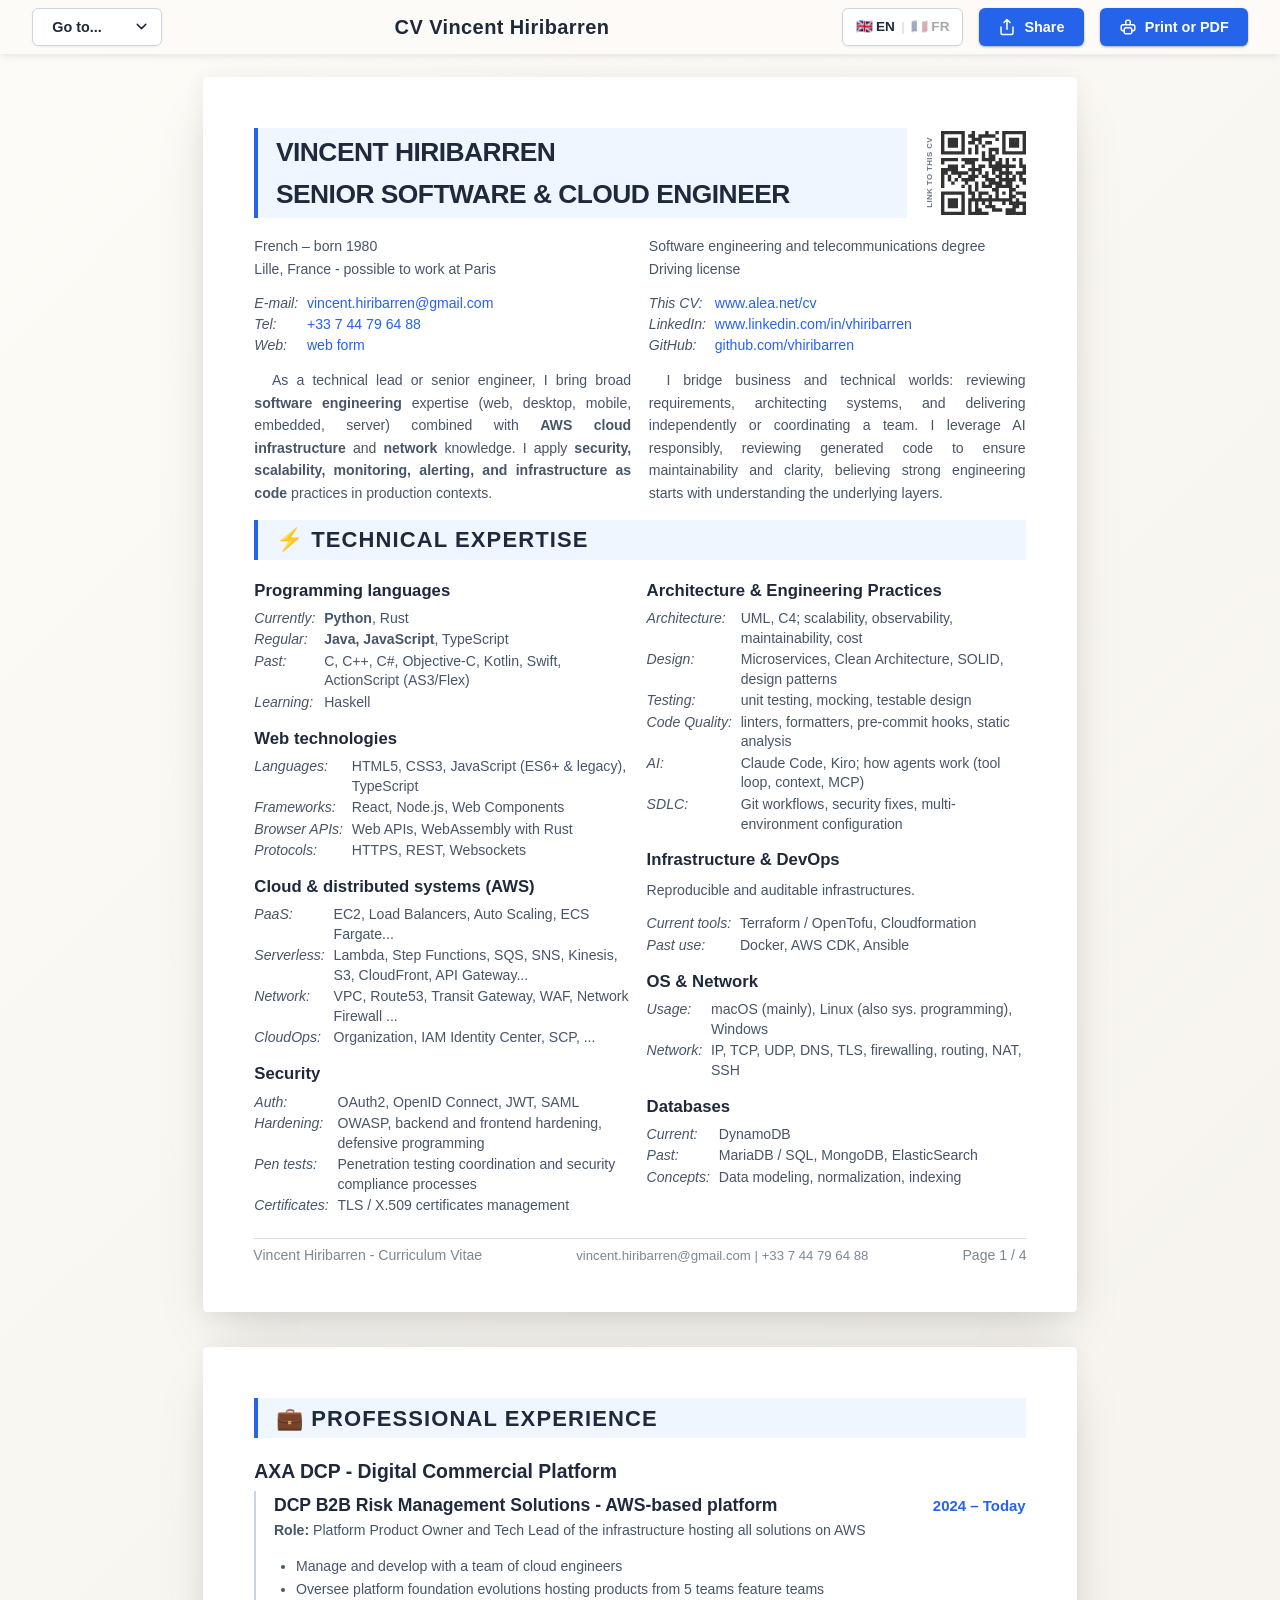
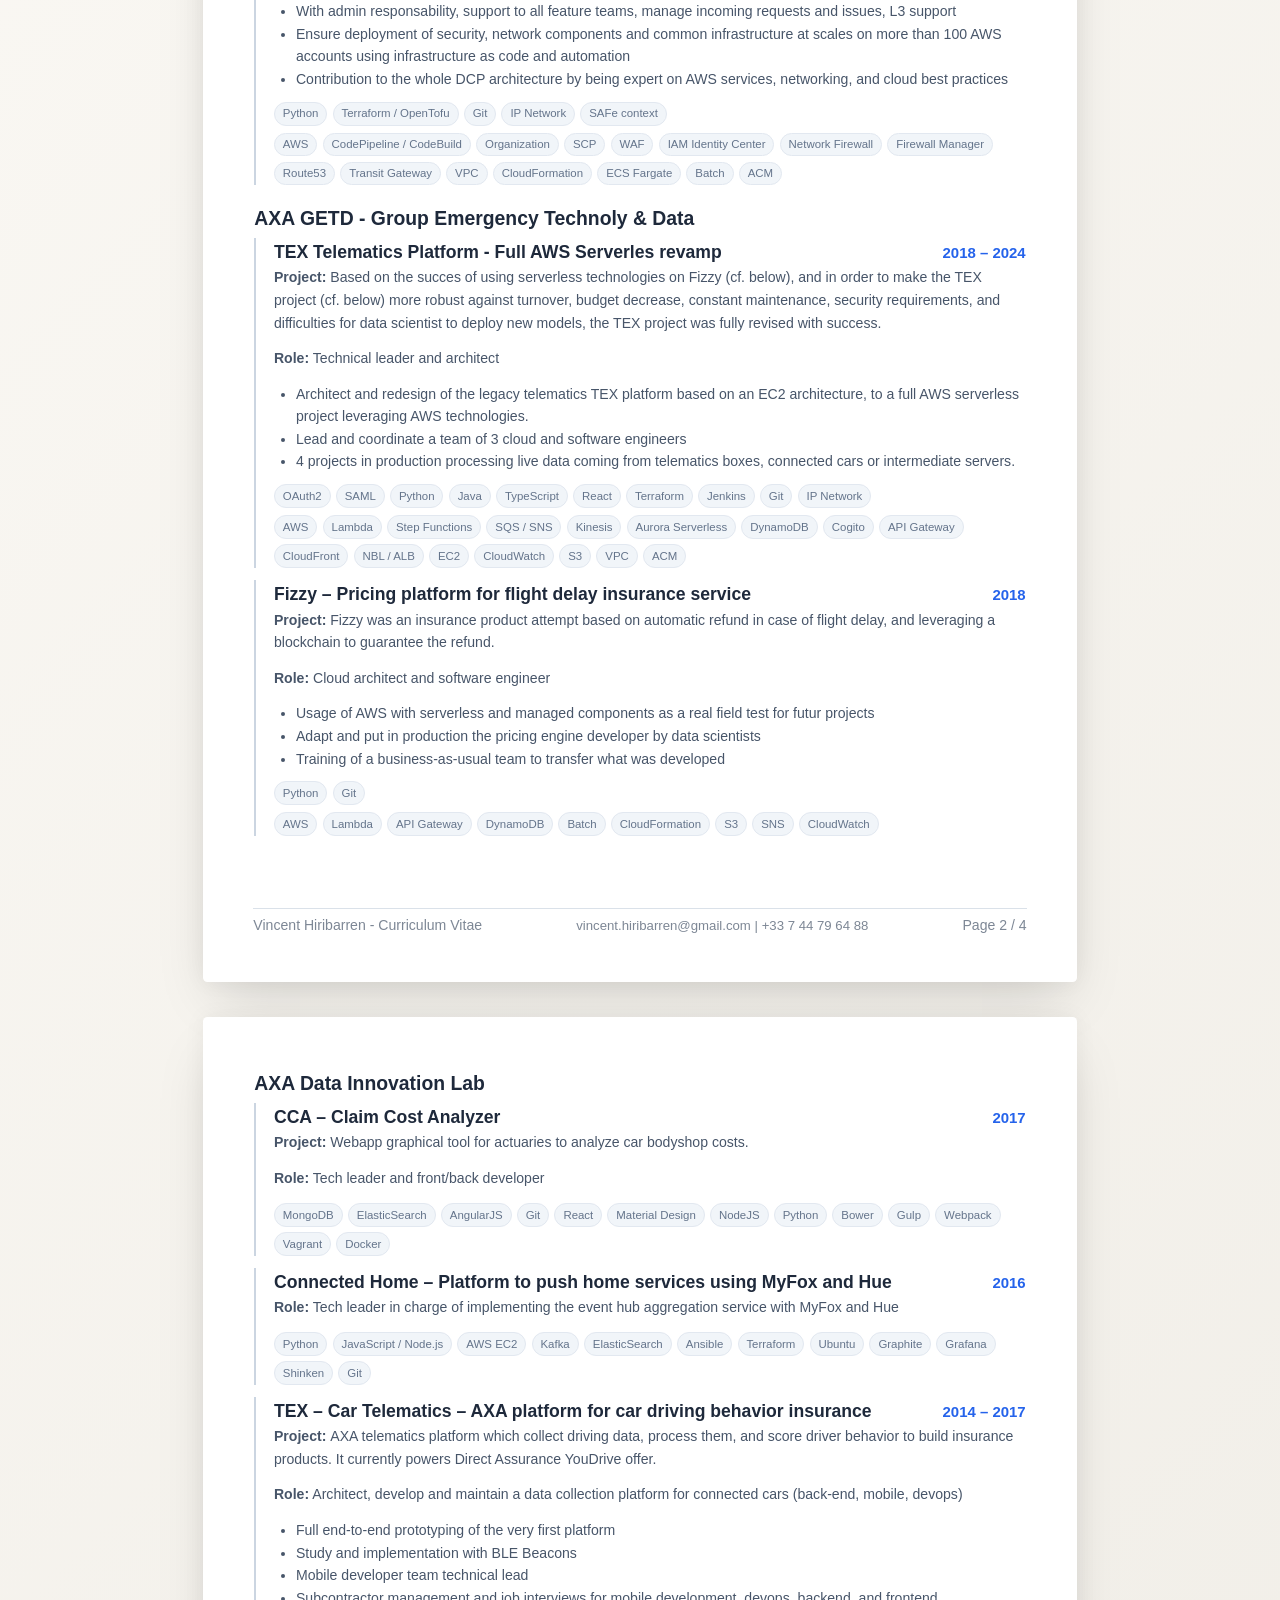
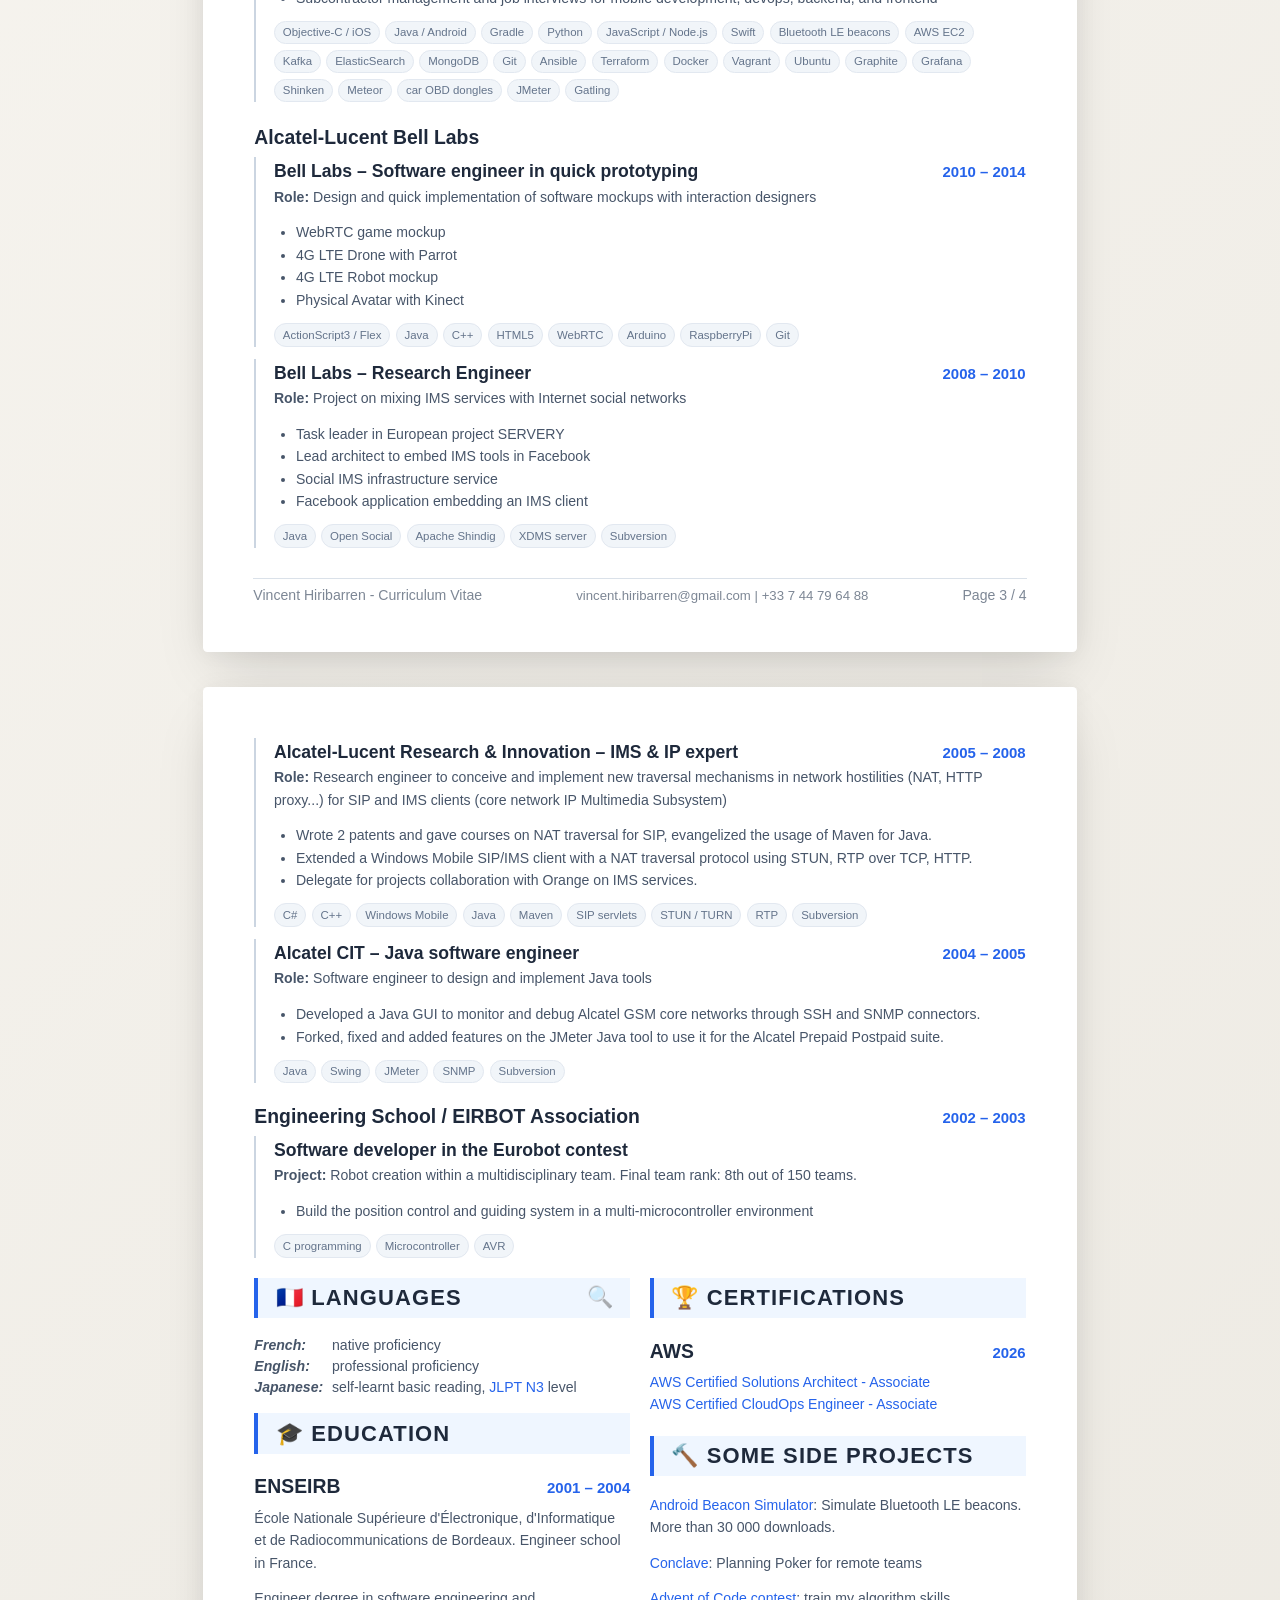
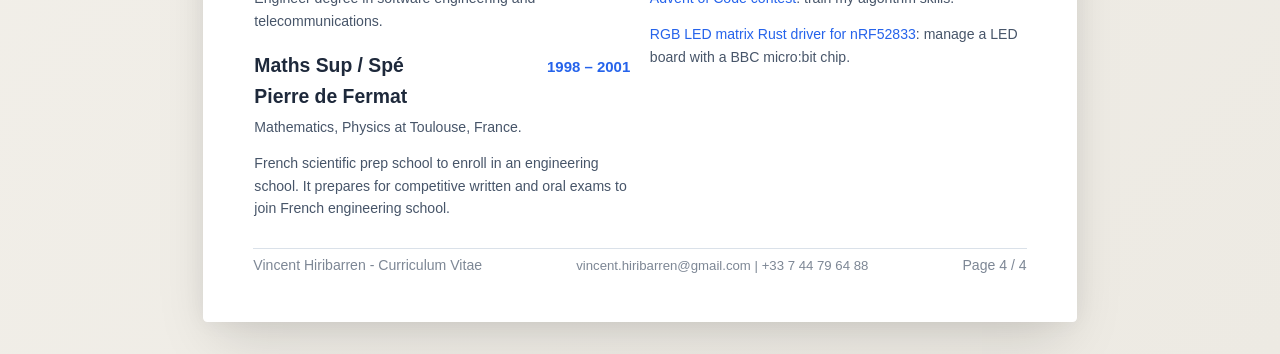
<file: docs/index.html>
<!DOCTYPE html>
<!--
Copyright (c) 2026 Vincent Hiribarren

Permission is granted to redistribute this file in its original,
unmodified form, provided that this copyright notice is preserved.

All other rights are reserved.
-->
<html lang="en">

<head>
    <meta charset="UTF-8">
    <title>Vincent Hiribarren - Curriculum Vitae</title>
    <noscript>
        <meta http-equiv="refresh" content="0;url=en/">
    </noscript>
    <script>
        (() => {
            const userLangs = navigator.languages || [navigator.language];
            let redirectTo = 'en/';
            for (const lang of userLangs) {
                const current = lang.toLowerCase();
                if (current.startsWith('fr')) {
                    redirectTo = 'fr/';
                    break;
                }
                if (current.startsWith('en')) {
                    break;
                }
            }
            window.location.replace(redirectTo);
        })();
    </script>
    <style>
        body {
            font-family: system-ui, -apple-system, sans-serif;
            background-color: #f7f5f0;
            display: flex;
            justify-content: center;
            align-items: center;
            height: 100vh;
            margin: 0;
            color: #475569;
        }

        .redirect-msg {
            text-align: center;
        }

        .redirect-msg a {
            color: #2563eb;
            text-decoration: none;
            font-weight: bold;
        }
    </style>
</head>

<body>
    <div class="redirect-msg">
        <p>Redirecting to your preferred language...</p>
        <p>
            <a href="en/">English CV</a> | <a href="fr/">CV Français</a>
        </p>
    </div>
</body>

</html>
</file>
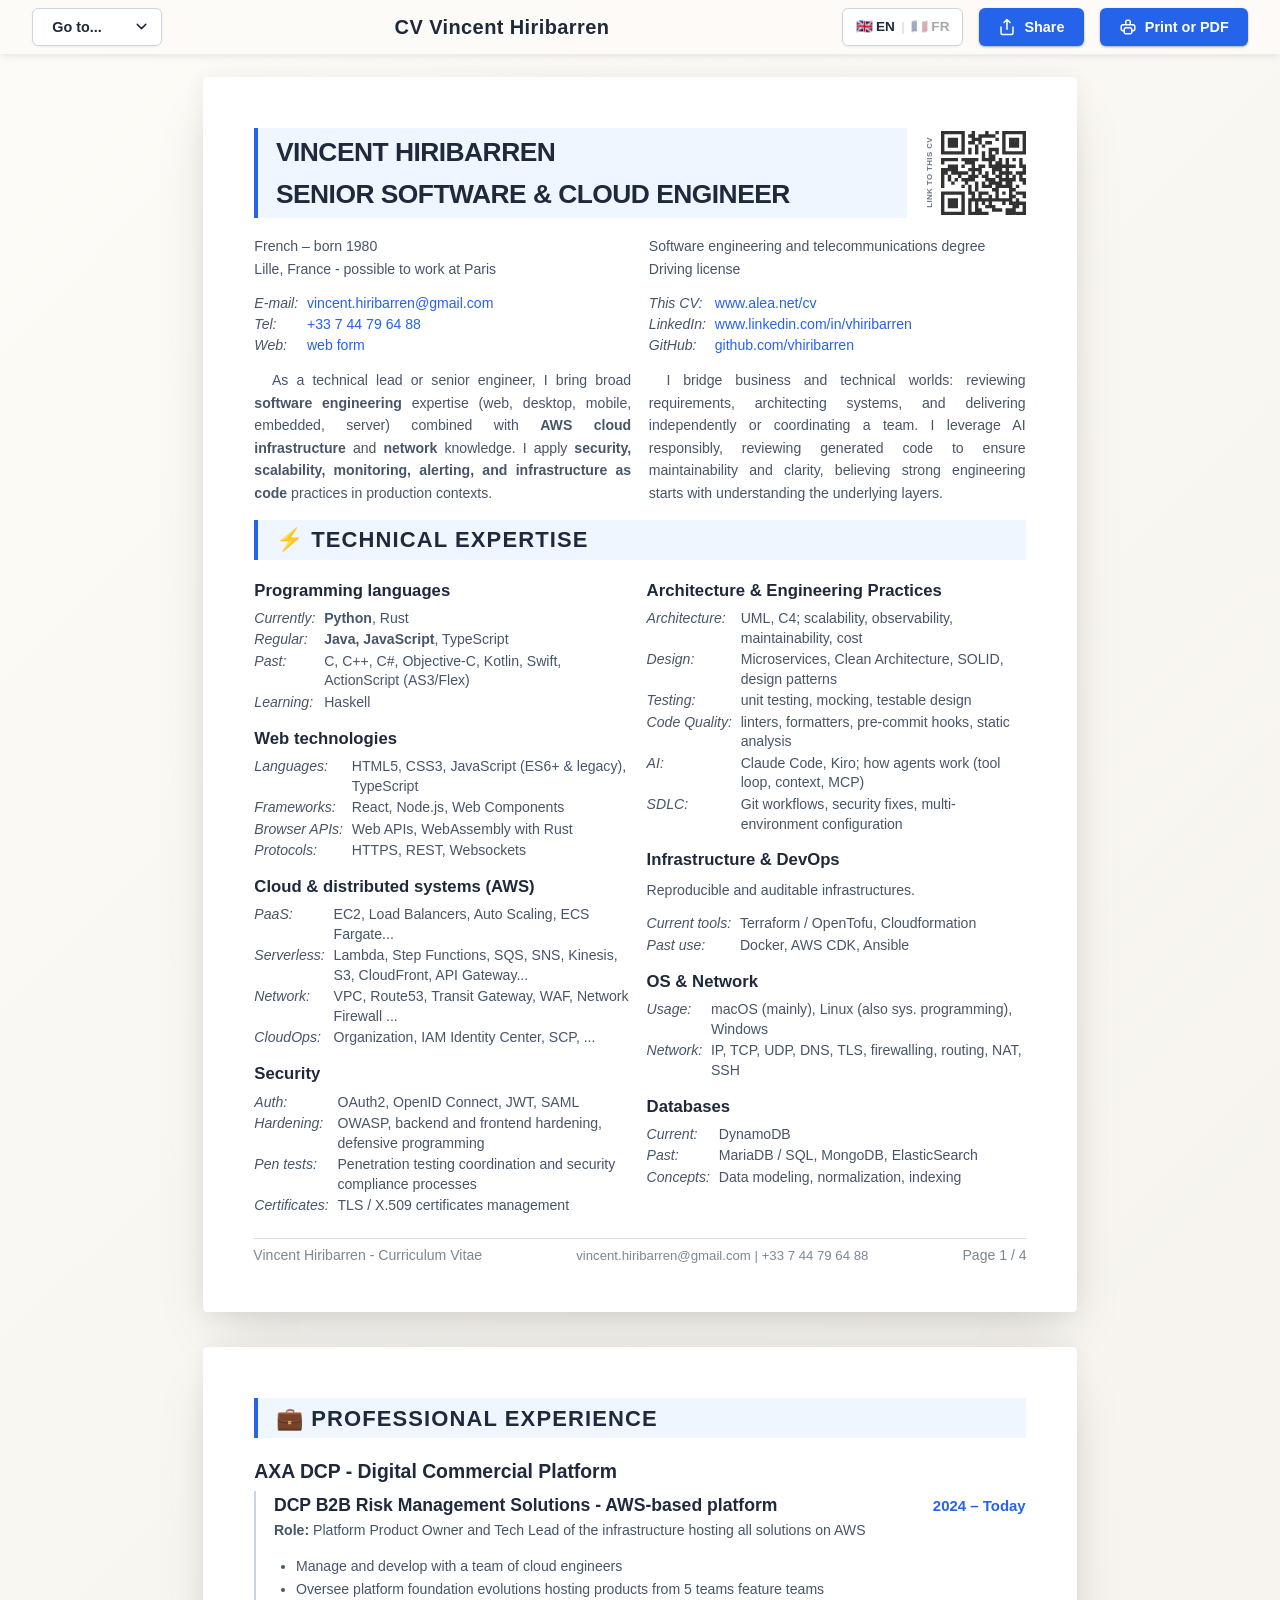
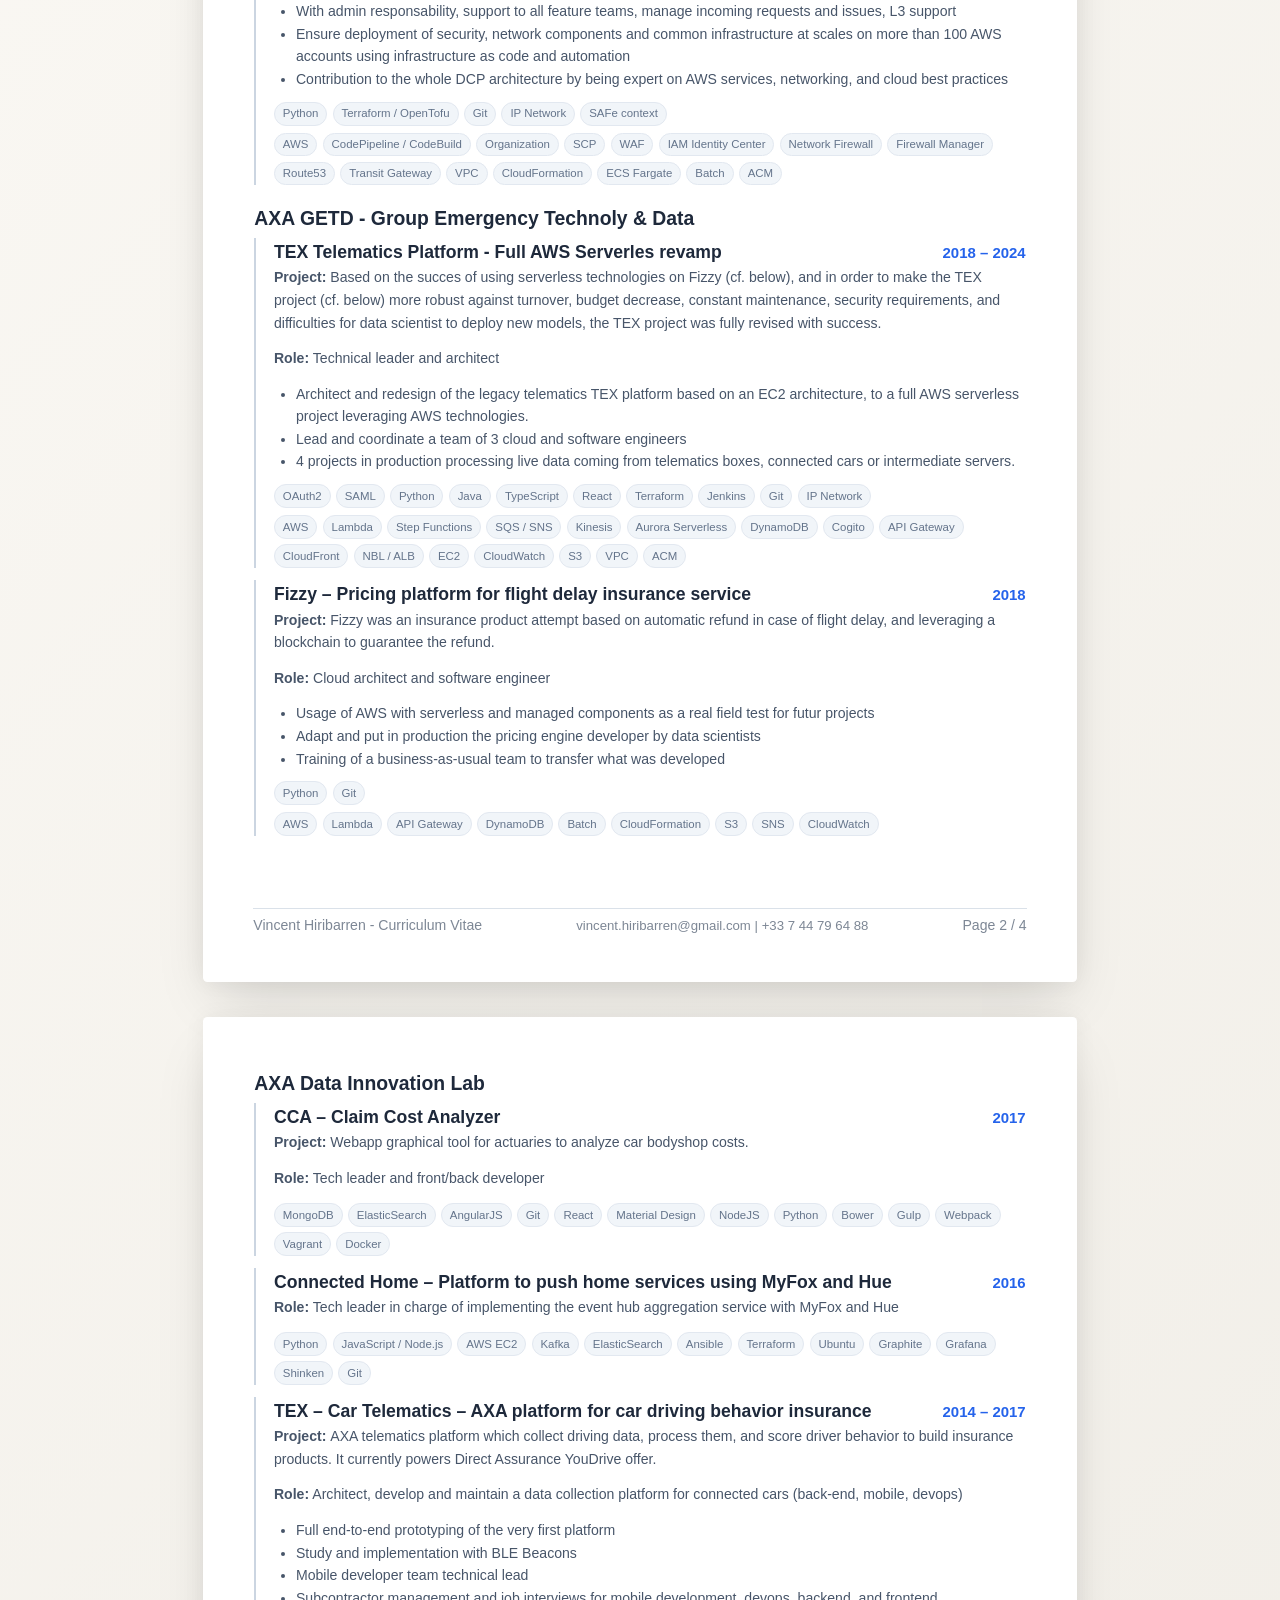
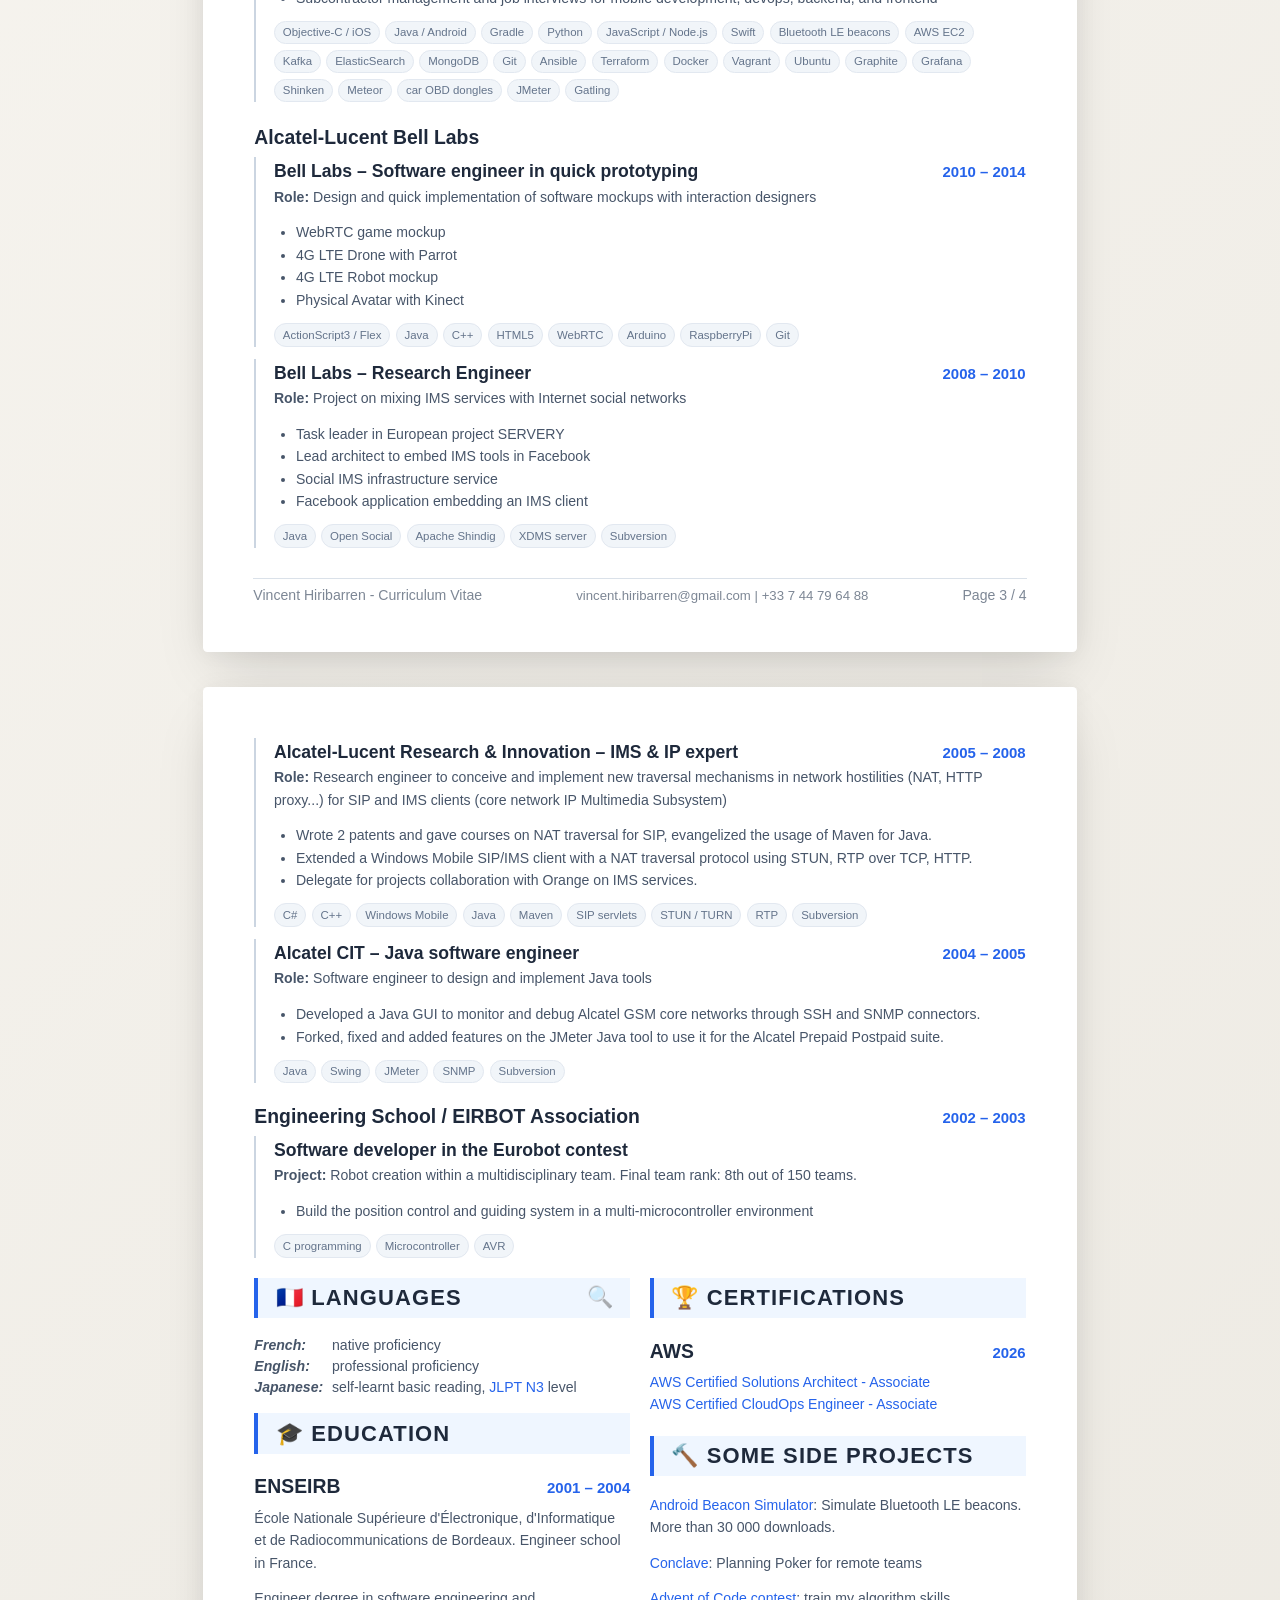
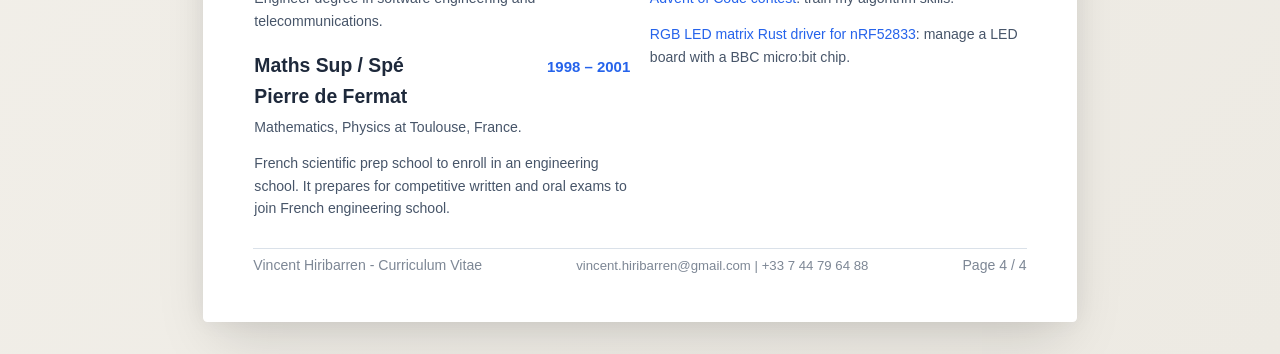
<file: docs/en/index.html>
<!DOCTYPE html>
<!--
Copyright (c) 2026 Vincent Hiribarren

Permission is granted to redistribute this file in its original,
unmodified form, provided that this copyright notice is preserved.

All other rights are reserved.
-->
<html lang="en">

<head>
    <meta charset="UTF-8">
    <meta name="viewport" content="width=device-width, initial-scale=1.0">
    <meta name="author" content="Vincent Hiribarren">
    <meta name="description" content="Curriculum Vitae of Vincent Hiribarren, a Senior Software & Cloud Engineer.">
    <meta name="theme-color" content="#ffffff">
    <meta name="referrer" content="strict-origin-when-cross-origin">
    <meta http-equiv="Content-Security-Policy"
        content="default-src 'self'; style-src 'self' https://fonts.googleapis.com 'sha256-UP0QZg7irvSMvOBz9mH2PIIE28+57UiavRfeVea0l3g=' 'sha256-Qj1FEZfSnNZCfvKCx8cWyaQUb3Y94tyMxWw/MptlHNI='; font-src 'self' https://fonts.gstatic.com; script-src 'self' https://cdnjs.cloudflare.com https://static.cloudflareinsights.com; img-src 'self' data:; connect-src 'self' https://cdnjs.cloudflare.com https://cloudflareinsights.com;">
    <title>Vincent Hiribarren - Curriculum Vitae</title>
    <link rel="icon" href="../assets/favicon.svg">
    <link rel="stylesheet" href="../assets/styles.css">
    <link rel="stylesheet" href="https://fonts.googleapis.com/css2?family=Inter:wght@300;400;600;700&display=swap">
    <script type="module" src="../assets/script.js"></script>
</head>

<body>

    <header>
        <select id="section-nav" class="nav-select" aria-label="Navigate to section" title="Menu">
            <option value="" disabled selected>Go to...</option>
            <option value="#intro">👤 Intro & Bio</option>
            <option value="#expertise">⚡ Technical Expertise</option>
            <option value="#experience">💼 Professional Experience</option>
            <option value="#certifications">🏆 Certifications</option>
            <option value="#education">🎓 Education</option>
            <option value="#languages">🇫🇷 Languages</option>
            <option value="#projects">🔨 Side projects</option>
        </select>
        <div class="header__title">CV Vincent Hiribarren</div>
        <div class="header__actions">
            <a href="../fr/" class="lang-toggle" title="Passer en français">
                <span class="lang-toggle__item is-active" title="English">🇬🇧<span class="lang-toggle__text">
                        EN</span></span>
                <span class="lang-toggle__sep">|</span>
                <span class="lang-toggle__item">🇫🇷<span class="lang-toggle__text"> FR</span></span>
            </a>
            <button id="share-doc-btn" class="action-btn" title="Share">
                <svg viewBox="0 0 24 24" fill="none" xmlns="http://www.w3.org/2000/svg">
                    <path d="M4 12v8a2 2 0 0 0 2 2h12a2 2 0 0 0 2-2v-8M16 6l-4-4-4 4M12 2v13" stroke="currentColor"
                        stroke-width="2" stroke-linecap="round" stroke-linejoin="round" />
                </svg>
                <span class="action-btn__text">Share</span>
            </button>
            <button id="print-doc-btn" class="action-btn" title="Print or PDF">
                <svg viewBox="0 0 24 24" fill="none" xmlns="http://www.w3.org/2000/svg">
                    <path
                        d="M17 17H19C19.5304 17 20.0391 16.7893 20.4142 16.4142C20.7893 16.0391 21 15.5304 21 15V11C21 10.4696 20.7893 9.96086 20.4142 9.58579C20.0391 9.21071 19.5304 9 19 9H5C4.46957 9 3.96086 9.21071 3.58579 9.58579C3.21071 9.96086 3 10.4696 3 11V15C3 15.5304 3.21071 16.0391 3.58579 16.4142C3.96086 16.7893 4.46957 17 5 17H7M9 21H15C15.5304 21 16.0391 20.7893 16.4142 20.4142C16.7893 20.0391 17 19.5304 17 19V15C17 14.4696 16.7893 13.9609 16.4142 13.5858C16.0391 13.2107 15.5304 13 15 13H9C8.46957 13 7.96086 13.2107 7.58579 13.5858C7.21071 13.9609 7 14.4696 7 15V19C7 19.5304 7.21071 20.0391 7.58579 20.4142C7.96086 20.7893 8.46957 21 9 21ZM9 9V5C9 4.46957 9.21071 3.96086 9.58579 3.58579C9.96086 3.21071 10.4696 3 11 3H13C13.5304 3 14.0391 3.21071 14.4142 3.58579C14.7893 3.96086 15 4.46957 15 5V9H9Z"
                        stroke="currentColor" stroke-width="2" stroke-linecap="round" stroke-linejoin="round" />
                </svg>
                <span class="action-btn__text">Print or PDF</span>
            </button>
        </div>
    </header>

    <main>

        <!-- Page 1 -->
        <cv-page>
            <section id="intro">
                <div class="intro__header">
                    <h1>Vincent HIRIBARREN<br>Senior Software & Cloud Engineer</h1>
                    <div class="qrcode" aria-hidden="true">
                        <span class="qrcode__label">Link to this CV</span>
                        <img class="qrcode__image" src="../assets/qrcode-cv.svg" alt="QR Code Link to CV">
                    </div>
                </div>
                <div class="content-card">
                    <div class="columns">
                        <div class="columns__item">
                            <p>
                                French – born 1980<br>
                                Lille, France - possible to work at Paris</p>
                        </div>
                        <div class="columns__item">
                            <p> Software engineering and telecommunications degree<br>
                                Driving license</p>
                        </div>
                    </div>
                </div>

                <div class="content-card">
                    <div class="columns">
                        <div class="columns__item intro__info">
                            <dl>
                                <dt>E-mail:</dt>
                                <dd>
                                    <span class="js-contact" data-o="KjkkeCs/JjsgFikzNSQmNC4kLj5pIikzJDguIA=="
                                        data-t="m">email</span>
                                </dd>
                                <dt>Tel: </dt>
                                <dd>
                                    <span class="js-contact" data-o="bn92c2Bnb3B2c2JnYWdldH0=" data-t="t">phone</span>
                                </dd>
                                <dt>Web:</dt>
                                <dd>
                                    <a href="https://www.alea.net/contact/">web form</a>
                                </dd>
                            </dl>
                        </div>

                        <div class="columns__item intro__info">
                            <dl>
                                <dt>This CV:</dt>
                                <dd><a href="https://www.alea.net/cv/" target="_blank"
                                        rel="noopener noreferrer">www.alea.net/cv</a></dd>
                                <dt>LinkedIn:</dt>
                                <dd><a href="https://www.linkedin.com/in/vhiribarren/" target="_blank"
                                        rel="noopener noreferrer">www.linkedin.com/in/vhiribarren</a></dd>
                                <dt>GitHub:</dt>
                                <dd><a href="https://github.com/vhiribarren" target="_blank"
                                        rel="noopener noreferrer">github.com/vhiribarren</a></dd>
                            </dl>
                        </div>
                    </div>
                </div>
                <div class="content-card">
                    <div class="columns">
                        <div class="columns__item intro__bio">
                            <p>
                                As a technical lead or senior engineer, I bring broad <strong>software
                                    engineering</strong> expertise (web, desktop, mobile, embedded, server) combined
                                with <strong>AWS cloud infrastructure</strong> and <strong>network</strong> knowledge.
                                I apply <strong>security, scalability, monitoring, alerting, and infrastructure as
                                    code</strong> practices in production contexts.
                            </p>
                        </div>
                        <div class="columns__item intro__bio">
                            <p>
                                I bridge business and technical worlds: reviewing requirements,
                                architecting systems, and delivering independently or coordinating
                                a team. I leverage AI responsibly, reviewing generated code
                                to ensure maintainability and clarity, believing strong
                                engineering starts with understanding the underlying layers.
                            </p>
                        </div>
                    </div>
                </div>
            </section>

            <section id="expertise">

                <h2>⚡ Technical Expertise</h2>
                <div class="skills">

                    <div class="skill-item content-card">
                        <h3>Programming languages</h3>
                        <dl>
                            <dt>Currently:</dt>
                            <dd><strong>Python</strong>, Rust</dd>
                            <dt>Regular:</dt>
                            <dd><strong>Java, JavaScript</strong>, TypeScript</dd>
                            <dt>Past:</dt>
                            <dd>C, C++, C#, Objective-C, Kotlin, Swift, ActionScript (AS3/Flex)</dd>
                            <dt>Learning:</dt>
                            <dd>Haskell</dd>
                        </dl>

                    </div>

                    <div class="skill-item content-card">
                        <h3>Web technologies</h3>
                        <dl>
                            <dt>Languages:</dt>
                            <dd>HTML5, CSS3, JavaScript (ES6+ &amp; legacy), TypeScript</dd>
                            <dt>Frameworks:</dt>
                            <dd>React, Node.js, Web Components</dd>
                            <dt>Browser APIs:</dt>
                            <dd>Web APIs, WebAssembly with Rust</dd>
                            <dt>Protocols:</dt>
                            <dd>HTTPS, REST, Websockets</dd>
                        </dl>
                    </div>

                    <div class="skill-item content-card">
                        <h3>Cloud &amp; distributed systems (AWS)</h3>
                        <dl>
                            <dt>PaaS:</dt>
                            <dd>EC2, Load Balancers, Auto Scaling, ECS Fargate...</dd>
                            <dt>Serverless:</dt>
                            <dd>Lambda, Step Functions, SQS, SNS, Kinesis, S3, CloudFront, API Gateway...</dd>
                            <dt>Network:</dt>
                            <dd>VPC, Route53, Transit Gateway, WAF, Network Firewall ...</dd>
                            <dt>CloudOps:</dt>
                            <dd>Organization, IAM Identity Center, SCP, ...</dd>
                        </dl>
                    </div>

                    <div class="skill-item content-card">
                        <h3>Security</h3>
                        <dl>
                            <dt>Auth:</dt>
                            <dd>OAuth2, OpenID Connect, JWT, SAML</dd>
                            <dt>Hardening:</dt>
                            <dd>OWASP, backend and frontend hardening, defensive programming</dd>
                            <dt>Pen tests:</dt>
                            <dd>Penetration testing coordination and security compliance processes</dd>
                            <dt>Certificates:</dt>
                            <dd>TLS / X.509 certificates management</dd>
                        </dl>
                    </div>

                    <div class="skill-item content-card">
                        <h3>Architecture & Engineering Practices</h3>
                        <dl>
                            <dt>Architecture:</dt>
                            <dd>UML, C4; scalability, observability, maintainability, cost</dd>
                            <dt>Design:</dt>
                            <dd>Microservices, Clean Architecture, SOLID, design patterns</dd>
                            <dt>Testing:</dt>
                            <dd>unit testing, mocking, testable design</dd>
                            <dt>Code Quality:</dt>
                            <dd>linters, formatters, pre-commit hooks, static analysis</dd>
                            <dt>AI:</dt>
                            <dd>Claude Code, Kiro; how agents work (tool loop, context, MCP)</dd>
                            <dt>SDLC:</dt>
                            <dd>Git workflows, security fixes, multi-environment configuration</dd>
                        </dl>
                    </div>

                    <div class="skill-item content-card">
                        <h3>Infrastructure &amp; DevOps</h3>
                        <p>Reproducible and auditable infrastructures.</p>
                        <dl>
                            <dt>Current tools:</dt>
                            <dd>Terraform / OpenTofu, Cloudformation</dd>
                            <dt>Past use:</dt>
                            <dd>Docker, AWS CDK, Ansible</dd>
                        </dl>
                    </div>

                    <div class="skill-item content-card">
                        <h3>OS & Network</h3>
                        <dl>
                            <dt>Usage:</dt>
                            <dd>macOS (mainly), Linux (also sys. programming), Windows</dd>
                            <dt>Network:</dt>
                            <dd>IP, TCP, UDP, DNS, TLS, firewalling, routing, NAT, SSH</dd>
                        </dl>
                    </div>

                    <div class="skill-item content-card">
                        <h3>Databases</h3>
                        <dl>
                            <dt>Current:</dt>
                            <dd>DynamoDB</dd>
                            <dt>Past:</dt>
                            <dd>MariaDB / SQL, MongoDB, ElasticSearch</dd>
                            <dt>Concepts:</dt>
                            <dd>Data modeling, normalization, indexing</dd>
                        </dl>
                    </div>

                </div>
            </section>
        </cv-page>

        <!-- Page 2 -->
        <cv-page>
            <section id="experience">
                <h2>💼 Professional Experience</h2>

                <div class="timeline content-card">
                    <div class="timeline__header">
                        <h3>AXA DCP - Digital Commercial Platform</h3>
                    </div>

                    <div class="timeline__sub-item">
                        <div class="timeline__sub-header">
                            <h4>DCP B2B Risk Management Solutions - AWS-based platform</h4>
                            <span class="date">2024 – Today</span>
                        </div>
                        <p><strong>Role:</strong> Platform Product Owner and Tech Lead of the infrastructure hosting all
                            solutions on AWS</p>
                        <ul>
                            <li>Manage and develop with a team of cloud engineers</li>
                            <li>Oversee platform foundation evolutions hosting products from 5 teams feature teams</li>
                            <li>With admin responsability, support to all feature teams, manage incoming requests and
                                issues, L3 support</li>
                            <li>Ensure deployment of security, network components and common infrastructure at scales on
                                more than 100 AWS accounts using infrastructure as code and automation</li>
                            <li>Contribution to the whole DCP architecture by being expert on AWS services, networking,
                                and cloud best practices</li>
                        </ul>
                        <div class="tech-pills">
                            <span class="tech-pills__item">Python</span>
                            <span class="tech-pills__item">Terraform / OpenTofu</span>
                            <span class="tech-pills__item">Git</span>
                            <span class="tech-pills__item">IP Network</span>
                            <span class="tech-pills__item">SAFe context</span>

                        </div>
                        <div class="tech-pills">
                            <span class="tech-pills__item">AWS</span>
                            <span class="tech-pills__item">CodePipeline / CodeBuild</span>
                            <span class="tech-pills__item">Organization</span>
                            <span class="tech-pills__item">SCP</span>
                            <span class="tech-pills__item">WAF</span>
                            <span class="tech-pills__item">IAM Identity Center</span>
                            <span class="tech-pills__item">Network Firewall</span>
                            <span class="tech-pills__item">Firewall Manager</span>
                            <span class="tech-pills__item">Route53</span>
                            <span class="tech-pills__item">Transit Gateway</span>
                            <span class="tech-pills__item">VPC</span>
                            <span class="tech-pills__item">CloudFormation</span>
                            <span class="tech-pills__item">ECS Fargate</span>
                            <span class="tech-pills__item">Batch</span>
                            <span class="tech-pills__item">ACM</span>
                        </div>
                    </div>
                </div>

                <div class="timeline content-card">
                    <div class="timeline__header">
                        <h3>AXA GETD - Group Emergency Technoly & Data</h3>
                    </div>
                    <div class="timeline__sub-item">
                        <div class="timeline__sub-header">
                            <h4>TEX Telematics Platform - Full AWS Serverles revamp</h4>
                            <span class="date">2018 – 2024</span>
                        </div>

                        <p><strong>Project: </strong>Based on the succes of using serverless technologies on Fizzy (cf.
                            below), and in order to make the TEX project (cf. below) more robust against turnover,
                            budget decrease,
                            constant maintenance, security requirements, and difficulties for data scientist to deploy
                            new models, the TEX project was fully revised with success.
                        </p>
                        <p><strong>Role:</strong> Technical leader and architect</p>
                        <ul>
                            <li>Architect and redesign of the legacy telematics TEX platform based on an EC2
                                architecture, to a full AWS serverless project leveraging AWS
                                technologies.</li>
                            <li>Lead and coordinate a team of 3 cloud and software engineers</li>
                            <li>4 projects in production processing live data coming from telematics boxes, connected
                                cars or intermediate servers.</li>
                        </ul>
                        <div class="tech-pills">
                            <span class="tech-pills__item">OAuth2</span>
                            <span class="tech-pills__item">SAML</span>
                            <span class="tech-pills__item">Python</span>
                            <span class="tech-pills__item">Java</span>
                            <span class="tech-pills__item">TypeScript</span>
                            <span class="tech-pills__item">React</span>
                            <span class="tech-pills__item">Terraform</span>
                            <span class="tech-pills__item">Jenkins</span>
                            <span class="tech-pills__item">Git</span>
                            <span class="tech-pills__item">IP Network</span>
                        </div>
                        <div class="tech-pills">
                            <span class="tech-pills__item">AWS</span>
                            <span class="tech-pills__item">Lambda</span>
                            <span class="tech-pills__item">Step Functions</span>
                            <span class="tech-pills__item">SQS / SNS</span>
                            <span class="tech-pills__item">Kinesis</span>
                            <span class="tech-pills__item">Aurora Serverless</span>
                            <span class="tech-pills__item">DynamoDB</span>
                            <span class="tech-pills__item">Cogito</span>
                            <span class="tech-pills__item">API Gateway</span>
                            <span class="tech-pills__item">CloudFront</span>
                            <span class="tech-pills__item">NBL / ALB</span>
                            <span class="tech-pills__item">EC2</span>
                            <span class="tech-pills__item">CloudWatch</span>
                            <span class="tech-pills__item">S3</span>
                            <span class="tech-pills__item">VPC</span>
                            <span class="tech-pills__item">ACM</span>
                        </div>
                    </div>

                    <div class="timeline__sub-item">
                        <div class="timeline__sub-header">
                            <h4>Fizzy – Pricing platform for flight delay insurance service</h4>
                            <span class="date">2018</span>
                        </div>
                        <p><strong>Project: </strong>Fizzy was an insurance product attempt based on automatic refund in
                            case of flight delay, and leveraging a blockchain to guarantee the refund.
                        </p>
                        <p><strong>Role:</strong> Cloud architect and software engineer</p>
                        <ul>
                            <li>Usage of AWS with serverless and managed components as a real field test for futur
                                projects</li>
                            <li>Adapt and put in production the pricing engine developer by data scientists</li>
                            <li>Training of a business-as-usual team to transfer what was developed</li>
                        </ul>
                        <div class="tech-pills">
                            <span class="tech-pills__item">Python</span>
                            <span class="tech-pills__item">Git</span>
                        </div>
                        <div class="tech-pills">
                            <span class="tech-pills__item">AWS</span>
                            <span class="tech-pills__item">Lambda</span>
                            <span class="tech-pills__item">API Gateway</span>
                            <span class="tech-pills__item">DynamoDB</span>
                            <span class="tech-pills__item">Batch</span>
                            <span class="tech-pills__item">CloudFormation</span>
                            <span class="tech-pills__item">S3</span>
                            <span class="tech-pills__item">SNS</span>
                            <span class="tech-pills__item">CloudWatch</span>
                        </div>
                    </div>

                </div>
            </section>
        </cv-page>

        <!-- Page 3 -->
        <cv-page>
            <section>
                <div class="timeline content-card">
                    <div class="timeline__header">
                        <h3>AXA Data Innovation Lab</h3>
                    </div>
                    <div class="timeline__sub-item">
                        <div class="timeline__sub-header">
                            <h4>CCA – Claim Cost Analyzer</h4>
                            <span class="date">2017</span>
                        </div>
                        <p><strong>Project:</strong> Webapp graphical tool for actuaries to analyze car bodyshop costs.
                        </p>
                        <p><strong>Role:</strong> Tech leader and front/back developer</p>
                        <div class="tech-pills">
                            <span class="tech-pills__item">MongoDB</span>
                            <span class="tech-pills__item">ElasticSearch</span>
                            <span class="tech-pills__item">AngularJS</span>
                            <span class="tech-pills__item">Git</span>
                            <span class="tech-pills__item">React</span>
                            <span class="tech-pills__item">Material Design</span>
                            <span class="tech-pills__item">NodeJS</span>
                            <span class="tech-pills__item">Python</span>
                            <span class="tech-pills__item">Bower</span>
                            <span class="tech-pills__item">Gulp</span>
                            <span class="tech-pills__item">Webpack</span>
                            <span class="tech-pills__item">Vagrant</span>
                            <span class="tech-pills__item">Docker</span>
                        </div>
                    </div>

                    <div class="timeline__sub-item">
                        <div class="timeline__sub-header">
                            <h4>Connected Home – Platform to push home services using MyFox and Hue</h4>
                            <span class="date">2016</span>
                        </div>
                        <p><strong>Role:</strong> Tech leader in charge of implementing the event hub aggregation
                            service with MyFox and Hue</p>
                        <div class="tech-pills">
                            <span class="tech-pills__item">Python</span>
                            <span class="tech-pills__item">JavaScript / Node.js</span>
                            <span class="tech-pills__item">AWS EC2</span>
                            <span class="tech-pills__item">Kafka</span>
                            <span class="tech-pills__item">ElasticSearch</span>
                            <span class="tech-pills__item">Ansible</span>
                            <span class="tech-pills__item">Terraform</span>
                            <span class="tech-pills__item">Ubuntu</span>
                            <span class="tech-pills__item">Graphite</span>
                            <span class="tech-pills__item">Grafana</span>
                            <span class="tech-pills__item">Shinken</span>
                            <span class="tech-pills__item">Git</span>
                        </div>
                    </div>

                    <div class="timeline__sub-item">
                        <div class="timeline__sub-header">
                            <h4>TEX – Car Telematics – AXA platform for car driving behavior insurance</h4>
                            <span class="date">2014 – 2017</span>
                        </div>
                        <p><strong>Project: </strong>AXA telematics platform which collect driving data, process them,
                            and score driver behavior to build insurance products. It currently powers Direct Assurance
                            YouDrive offer.</p>
                        <p><strong>Role:</strong> Architect, develop and maintain a data collection platform for
                            connected cars (back-end, mobile, devops)</p>
                        <ul>
                            <li>Full end-to-end prototyping of the very first platform</li>
                            <li>Study and implementation with BLE Beacons</li>
                            <li>Mobile developer team technical lead</li>
                            <li>Subcontractor management and job interviews for mobile development, devops, backend, and
                                frontend</li>
                        </ul>
                        <div class="tech-pills">
                            <span class="tech-pills__item">Objective-C / iOS</span>
                            <span class="tech-pills__item">Java / Android</span>
                            <span class="tech-pills__item">Gradle</span>
                            <span class="tech-pills__item">Python</span>
                            <span class="tech-pills__item">JavaScript / Node.js</span>
                            <span class="tech-pills__item">Swift</span>
                            <span class="tech-pills__item">Bluetooth LE beacons</span>
                            <span class="tech-pills__item">AWS EC2</span>
                            <span class="tech-pills__item">Kafka</span>
                            <span class="tech-pills__item">ElasticSearch</span>
                            <span class="tech-pills__item">MongoDB</span>
                            <span class="tech-pills__item">Git</span>
                            <span class="tech-pills__item">Ansible</span>
                            <span class="tech-pills__item">Terraform</span>
                            <span class="tech-pills__item">Docker</span>
                            <span class="tech-pills__item">Vagrant</span>
                            <span class="tech-pills__item">Ubuntu</span>
                            <span class="tech-pills__item">Graphite</span>
                            <span class="tech-pills__item">Grafana</span>
                            <span class="tech-pills__item">Shinken</span>
                            <span class="tech-pills__item">Meteor</span>
                            <span class="tech-pills__item">car OBD dongles</span>
                            <span class="tech-pills__item">JMeter</span>
                            <span class="tech-pills__item">Gatling</span>
                        </div>
                    </div>
                </div>
            </section>
            <section>
                <div class="timeline content-card content-card--merge-down">
                    <div class="timeline__header">
                        <h3>Alcatel-Lucent Bell Labs</h3>
                    </div>

                    <div class="timeline__sub-item">
                        <div class="timeline__sub-header">
                            <h4>Bell Labs – Software engineer in quick prototyping</h4>
                            <span class="date">2010 – 2014</span>
                        </div>
                        <p><strong>Role:</strong> Design and quick implementation of software mockups with interaction
                            designers</p>
                        <ul>
                            <li>WebRTC game mockup</li>
                            <li>4G LTE Drone with Parrot</li>
                            <li>4G LTE Robot mockup</li>
                            <li>Physical Avatar with Kinect</li>
                        </ul>
                        <div class="tech-pills">
                            <span class="tech-pills__item">ActionScript3 / Flex</span>
                            <span class="tech-pills__item">Java</span>
                            <span class="tech-pills__item">C++</span>
                            <span class="tech-pills__item">HTML5</span>
                            <span class="tech-pills__item">WebRTC</span>
                            <span class="tech-pills__item">Arduino</span>
                            <span class="tech-pills__item">RaspberryPi</span>
                            <span class="tech-pills__item">Git</span>

                        </div>
                    </div>

                    <div class="timeline__sub-item">
                        <div class="timeline__sub-header">
                            <h4>Bell Labs – Research Engineer</h4>
                            <span class="date">2008 – 2010</span>
                        </div>
                        <p><strong>Role:</strong> Project on mixing IMS services with Internet social networks</p>
                        <ul>
                            <li>Task leader in European project SERVERY</li>
                            <li>Lead architect to embed IMS tools in Facebook</li>
                            <li>Social IMS infrastructure service</li>
                            <li>Facebook application embedding an IMS client</li>
                        </ul>
                        <div class="tech-pills">
                            <span class="tech-pills__item">Java</span>
                            <span class="tech-pills__item">Open Social</span>
                            <span class="tech-pills__item">Apache Shindig</span>
                            <span class="tech-pills__item">XDMS server</span>
                            <span class="tech-pills__item">Subversion</span>
                        </div>
                    </div>

                </div>
            </section>
        </cv-page>

        <!-- Page 4 -->
        <cv-page>

            <section>
                <div class="timeline content-card content-card--merge-up">

                    <div class="timeline__sub-item">
                        <div class="timeline__sub-header">
                            <h4>Alcatel-Lucent Research &amp; Innovation – IMS &amp; IP expert</h4>
                            <span class="date">2005 – 2008</span>
                        </div>
                        <p><strong>Role:</strong> Research engineer to conceive and implement new traversal mechanisms
                            in network hostilities (NAT, HTTP proxy...) for SIP and IMS clients (core network IP
                            Multimedia Subsystem)</p>
                        <ul>
                            <li>Wrote 2 patents and gave courses on NAT traversal for SIP, evangelized the usage of
                                Maven for Java.</li>
                            <li>Extended a Windows Mobile SIP/IMS client with a NAT traversal protocol using STUN, RTP
                                over TCP, HTTP.</li>
                            <li>Delegate for projects collaboration with Orange on IMS services.</li>
                        </ul>
                        <div class="tech-pills">
                            <span class="tech-pills__item">C#</span>
                            <span class="tech-pills__item">C++</span>
                            <span class="tech-pills__item">Windows Mobile</span>
                            <span class="tech-pills__item">Java</span>
                            <span class="tech-pills__item">Maven</span>
                            <span class="tech-pills__item">SIP servlets</span>
                            <span class="tech-pills__item">STUN / TURN</span>
                            <span class="tech-pills__item">RTP</span>
                            <span class="tech-pills__item">Subversion</span>

                        </div>
                    </div>

                    <div class="timeline__sub-item">
                        <div class="timeline__sub-header">
                            <h4>Alcatel CIT – Java software engineer</h4>
                            <span class="date">2004 – 2005</span>
                        </div>
                        <p><strong>Role:</strong> Software engineer to design and implement Java tools
                        </p>
                        <ul>
                            <li>Developed a Java GUI to monitor and debug Alcatel GSM core networks through SSH
                                and SNMP
                                connectors.</li>
                            <li>Forked, fixed and added features on the JMeter Java tool to use it for the Alcatel
                                Prepaid Postpaid suite.</li>
                        </ul>
                        <div class="tech-pills">
                            <span class="tech-pills__item">Java</span>
                            <span class="tech-pills__item">Swing</span>
                            <span class="tech-pills__item">JMeter</span>
                            <span class="tech-pills__item">SNMP</span>
                            <span class="tech-pills__item">Subversion</span>
                        </div>
                    </div>
                </div>
                <div class="timeline content-card">
                    <div class="timeline__header">
                        <h3>Engineering School / EIRBOT Association</h3>
                        <span class="date">2002 – 2003</span>
                    </div>
                    <div class="timeline__sub-item">
                        <div class="timeline__sub-header">
                            <h4>Software developer in the Eurobot contest</h4>
                        </div>
                        <p><strong>Project:</strong> Robot creation within a multidisciplinary team. Final team rank:
                            8th out of 150 teams.</p>
                        <ul>
                            <li> Build the position control and guiding system in a multi-microcontroller environment
                            </li>
                        </ul>
                        <div class="tech-pills">
                            <span class="tech-pills__item">C programming</span>
                            <span class="tech-pills__item">Microcontroller</span>
                            <span class="tech-pills__item">AVR</span>
                        </div>
                    </div>
                </div>
            </section>

            <div class="columns">
                <div class="columns__item">
                    <section id="languages">
                        <h2>🇫🇷 Languages</h2>
                        <div class="content-card">
                            <dl>
                                <dt><strong>French:</strong></dt>
                                <dd>native proficiency</dd>
                                <dt><strong>English:</strong></dt>
                                <dd>professional proficiency</dd>
                                <dt><strong>Japanese:</strong></dt>
                                <dd>self-learnt basic reading, <a
                                        href="https://www.jlpt.jp/e/about/levelsummary.html">JLPT N3</a>
                                    level</dd>
                            </dl>
                        </div>
                        <div class="section__detail u-hidden">
                            <h2>🇫🇷 Languages</h2>
                            <h3>About Japanese</h3>
                            <p>Being interested in the Japanese culture and wanting to be more familiar with Chinese
                                and Japanese characters, I self-learnt reading Japanese. I discovered my
                                learning could allow me to passe the first level of the JLPT - Japanese Language
                                Proficiency Test - so I pushed the study even further and challenge myself to pass it as
                                free candidate, with success for the 3 basic levels:</p>
                            <ul>
                                <li>2013: Level 5</li>
                                <li>2014: Level 4</li>
                                <li>2016: Level 3</li>
                            </ul>
                            <p>However, I am unable to speak and write Japanese. I have basic understanding, but not
                                enough to follow a discussion.</p>
                        </div>
                    </section>
                    <section id="education">
                        <h2>🎓 Education</h2>
                        <div class="timeline content-card">
                            <div class="timeline__header">
                                <h3>ENSEIRB</h3>
                                <span class="date">2001 – 2004</span>
                            </div>
                            <p>École Nationale Supérieure d'Électronique, d'Informatique et de Radiocommunications de
                                Bordeaux. Engineer school in France.</p>
                            <p>Engineer degree in software engineering and
                                telecommunications.</p>
                        </div>
                        <div class="timeline content-card">
                            <div class="timeline__header">
                                <h3>Maths Sup / Spé<br>Pierre de Fermat</h3>
                                <span class="date">1998 – 2001</span>
                            </div>
                            <p>Mathematics, Physics at Toulouse, France.</p>
                            <p>
                                French scientific prep school to enroll in an engineering school. It prepares for
                                competitive written and oral exams to join French engineering school.</p>
                        </div>
                    </section>
                </div>

                <div class="columns__item">
                    <section id="certifications">
                        <h2>🏆 Certifications</h2>
                        <div class="timeline content-card">
                            <div class="timeline__header">
                                <h3>AWS</h3>
                                <span class="date">2026</span>
                            </div>
                            <p><a href="https://cp.certmetrics.com/amazon/en/public/verify/credential/0f880a43245148a7adcbef3110884e4d"
                                    target="_blank" rel="noopener noreferrer">AWS
                                    Certified Solutions Architect - Associate</a><br>
                                <a href="https://cp.certmetrics.com/amazon/en/public/verify/credential/adc1d8e858ee4228bde6d64d662a24e7"
                                    target="_blank" rel="noopener noreferrer">AWS
                                    Certified CloudOps Engineer - Associate</a>
                            </p>
                        </div>
                    </section>

                    <section id="projects">
                        <h2>🔨 Some side projects</h2>
                        <div class="content-card">
                            <p><a href="https://github.com/vhiribarren/beacon-simulator-android">Android Beacon
                                    Simulator</a>:
                                Simulate Bluetooth LE beacons. More than 30 000 downloads.</p>
                            <p><a href="https://conclave.alea.net">Conclave</a>: Planning Poker for remote teams
                            </p>
                            <p><a href="https://github.com/vhiribarren/advent-of-code">Advent of Code contest</a>: train
                                my algorithm skills.</p>
                            <p><a href="https://github.com/vhiribarren/nrf52833-rgb-led-matrix-lib-rust">RGB LED
                                    matrix Rust driver for nRF52833</a>: manage a LED board with a BBC micro:bit chip.
                            </p>
                        </div>
                    </section>
                </div>
            </div>
        </cv-page>

    </main>

    <!-- Overlay and Drawer for section details -->
    <div id="detail-overlay" class="detail-overlay"></div>
    <div id="detail-drawer" class="detail-drawer">
        <button id="close-drawer-btn" class="close-btn" aria-label="Close details">
            <svg viewBox="0 0 24 24" fill="none" xmlns="http://www.w3.org/2000/svg">
                <path d="M18 6L6 18M6 6L18 18" stroke="currentColor" stroke-width="2" stroke-linecap="round"
                    stroke-linejoin="round" />
            </svg>
        </button>
        <div id="detail-content" class="detail-drawer__content"></div>
    </div>

    <template id="page-template">
        <link rel="stylesheet" href="../assets/styles.css">
        <article>
            <slot></slot>
            <footer class="page-footer">
                <span>Vincent Hiribarren - Curriculum Vitae</span>
                <span class="page-footer__contact">
                    <span class="js-contact" data-o="KjkkeCs/JjsgFikzNSQmNC4kLj5pIikzJDguIA==" data-t="m">email</span> |
                    <span class="js-contact" data-o="bn92c2Bnb3B2c2JnYWdldH0=" data-t="t">phone</span>
                </span>
                <span class="page-footer__number"></span>
            </footer>
        </article>
    </template>
</body>

</html>
</file>
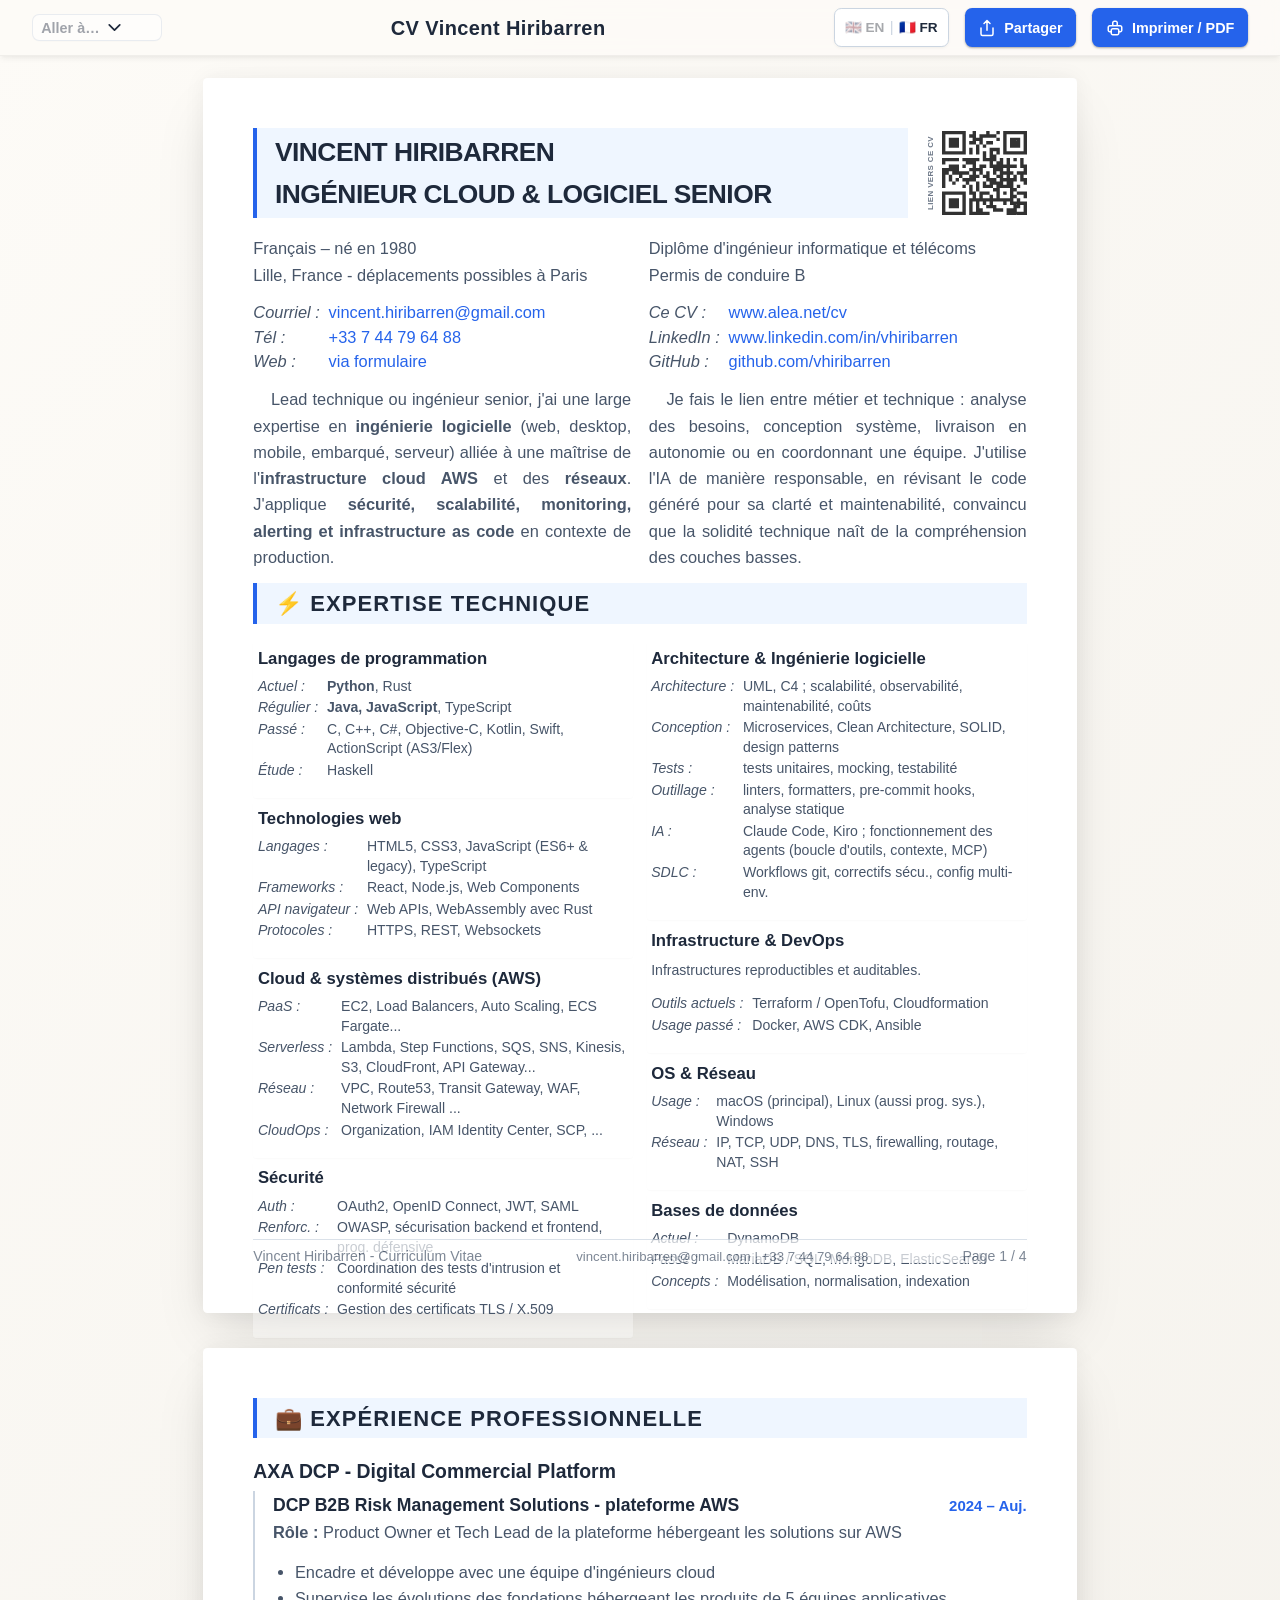
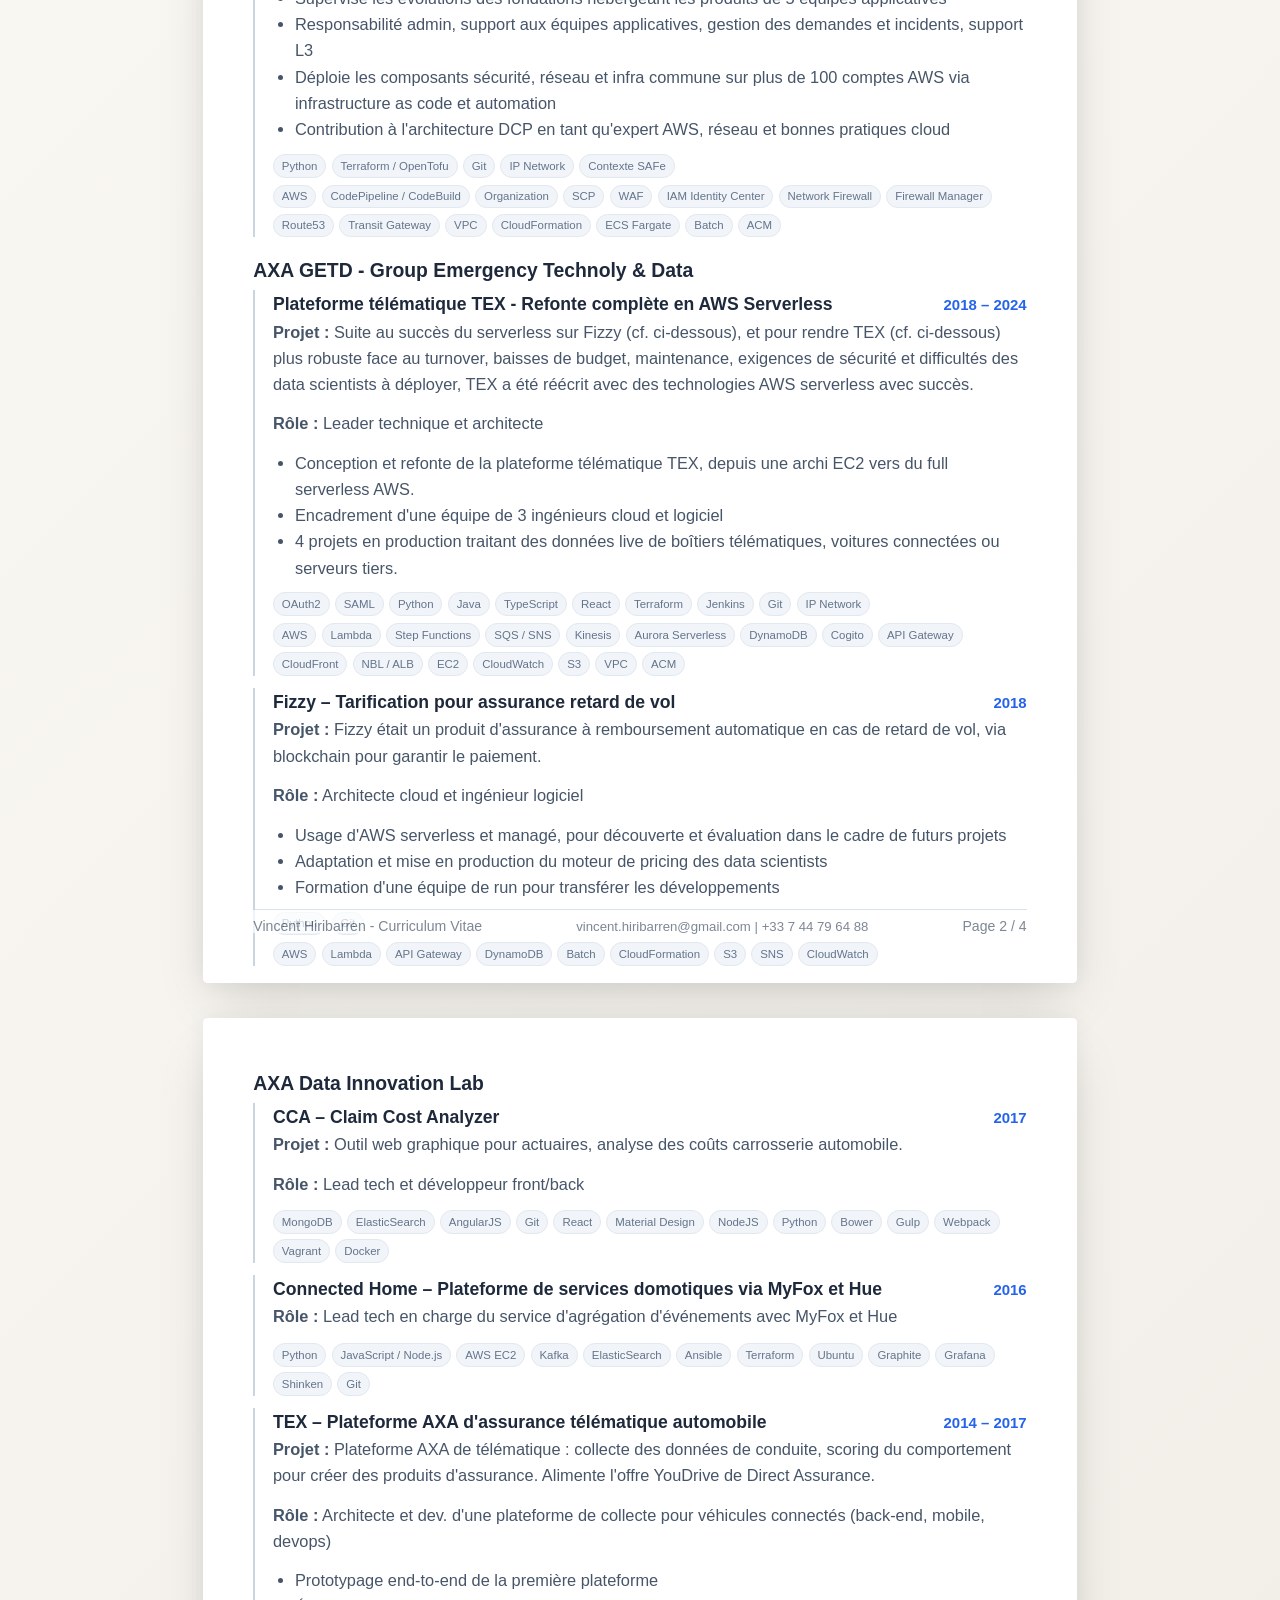
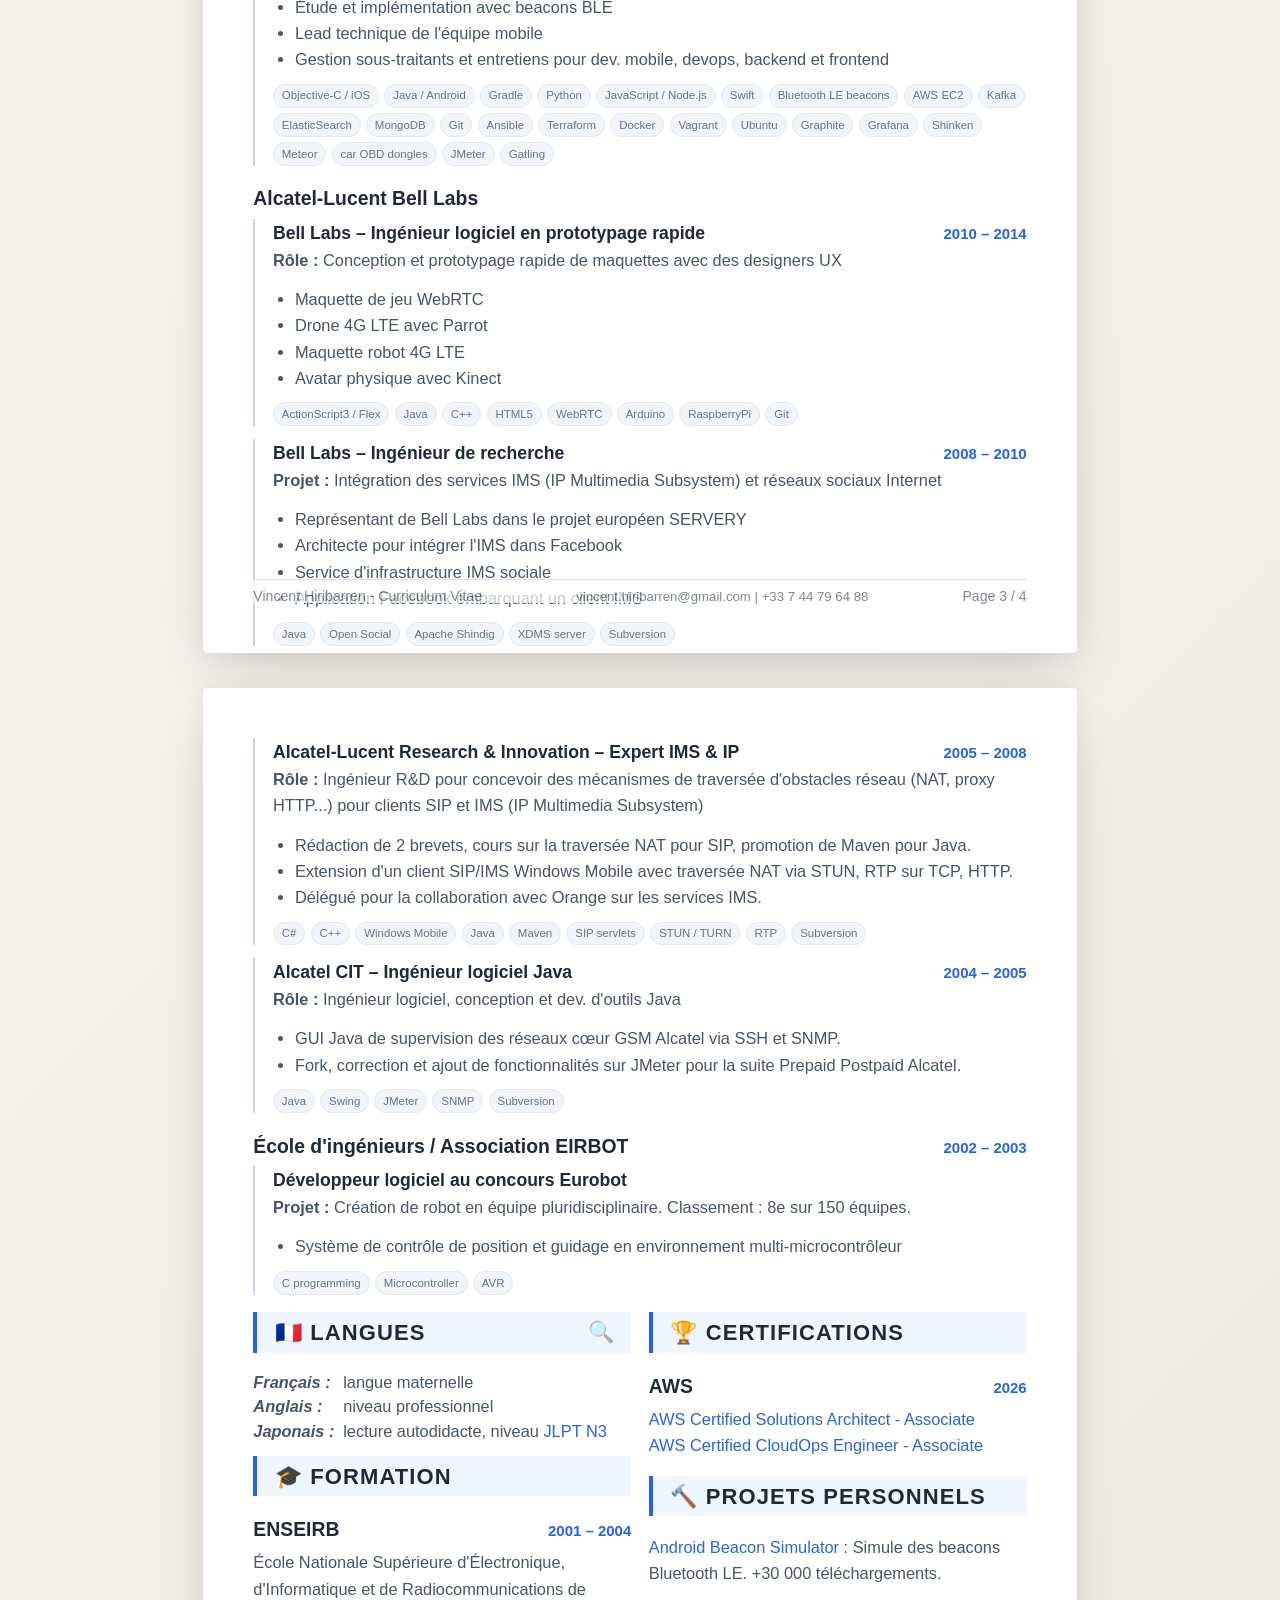
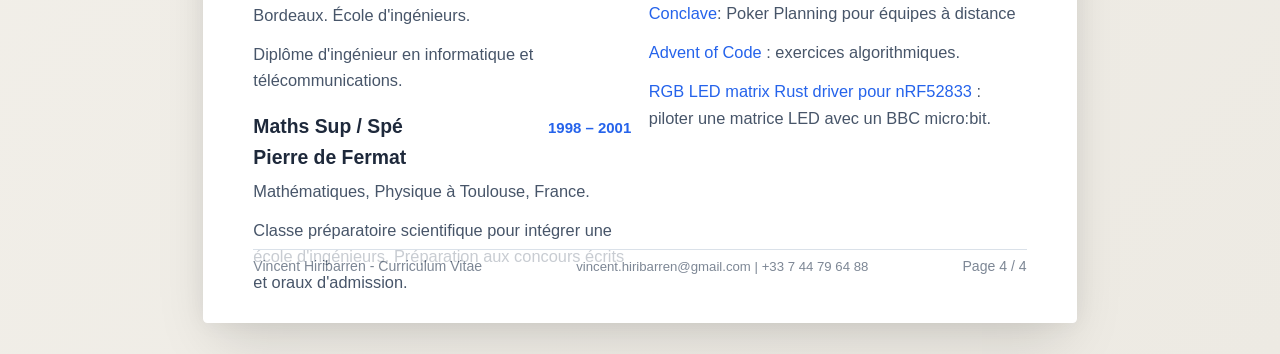
<file: docs/fr/index.html>
<!DOCTYPE html>
<!--
Copyright (c) 2026 Vincent Hiribarren

Permission is granted to redistribute this file in its original,
unmodified form, provided that this copyright notice is preserved.

All other rights are reserved.
-->
<html lang="fr">

<head>
    <meta charset="UTF-8">
    <meta name="viewport" content="width=device-width, initial-scale=1.0">
    <meta name="author" content="Vincent Hiribarren">
    <meta name="description" content="Curriculum Vitae de Vincent Hiribarren, Ingénieur Cloud & Logiciel Senior.">
    <meta name="theme-color" content="#ffffff">
    <meta name="referrer" content="strict-origin-when-cross-origin">
    <meta http-equiv="Content-Security-Policy"
        content="default-src 'self'; style-src 'self' https://fonts.googleapis.com 'sha256-UP0QZg7irvSMvOBz9mH2PIIE28+57UiavRfeVea0l3g=' 'sha256-Qj1FEZfSnNZCfvKCx8cWyaQUb3Y94tyMxWw/MptlHNI='; font-src 'self' https://fonts.gstatic.com; script-src 'self' https://cdnjs.cloudflare.com https://static.cloudflareinsights.com; img-src 'self' data:; connect-src 'self' https://cdnjs.cloudflare.com https://cloudflareinsights.com;">
    <title>Vincent Hiribarren - Curriculum Vitae</title>
    <link rel="icon" href="../assets/favicon.svg">
    <link rel="stylesheet" href="../assets/styles.css">
    <link rel="stylesheet" href="https://fonts.googleapis.com/css2?family=Inter:wght@300;400;600;700&display=swap">
    <script type="module" src="../assets/script.js"></script>
</head>

<body>

    <header>
        <select id="section-nav" class="nav-select" aria-label="Naviguer vers une section" title="Menu">
            <option value="" disabled selected>Aller à…</option>
            <option value="#intro">👤 Intro & Bio</option>
            <option value="#expertise">⚡ Expertise technique</option>
            <option value="#experience">💼 Expérience pro.</option>
            <option value="#certifications">🏆 Certifications</option>
            <option value="#education">🎓 Formation</option>
            <option value="#languages">🇫🇷 Langues</option>
            <option value="#projects">🔨 Projets perso</option>
        </select>
        <div class="header__title">CV Vincent Hiribarren</div>
        <div class="header__actions">
            <a href="../en/" class="lang-toggle" title="Switch to English">
                <span class="lang-toggle__item">🇬🇧<span class="lang-toggle__text"> EN</span></span>
                <span class="lang-toggle__sep">|</span>
                <span class="lang-toggle__item is-active" title="Français">🇫🇷<span class="lang-toggle__text">
                        FR</span></span>
            </a>
            <button id="share-doc-btn" class="action-btn" title="Partager">
                <svg viewBox="0 0 24 24" fill="none" xmlns="http://www.w3.org/2000/svg">
                    <path d="M4 12v8a2 2 0 0 0 2 2h12a2 2 0 0 0 2-2v-8M16 6l-4-4-4 4M12 2v13" stroke="currentColor"
                        stroke-width="2" stroke-linecap="round" stroke-linejoin="round" />
                </svg>
                <span class="action-btn__text">Partager</span>
            </button>
            <button id="print-doc-btn" class="action-btn" title="Imprimer ou PDF">
                <svg viewBox="0 0 24 24" fill="none" xmlns="http://www.w3.org/2000/svg">
                    <path
                        d="M17 17H19C19.5304 17 20.0391 16.7893 20.4142 16.4142C20.7893 16.0391 21 15.5304 21 15V11C21 10.4696 20.7893 9.96086 20.4142 9.58579C20.0391 9.21071 19.5304 9 19 9H5C4.46957 9 3.96086 9.21071 3.58579 9.58579C3.21071 9.96086 3 10.4696 3 11V15C3 15.5304 3.21071 16.0391 3.58579 16.4142C3.96086 16.7893 4.46957 17 5 17H7M9 21H15C15.5304 21 16.0391 20.7893 16.4142 20.4142C16.7893 20.0391 17 19.5304 17 19V15C17 14.4696 16.7893 13.9609 16.4142 13.5858C16.0391 13.2107 15.5304 13 15 13H9C8.46957 13 7.96086 13.2107 7.58579 13.5858C7.21071 13.9609 7 14.4696 7 15V19C7 19.5304 7.21071 20.0391 7.58579 20.4142C7.96086 20.7893 8.46957 21 9 21ZM9 9V5C9 4.46957 9.21071 3.96086 9.58579 3.58579C9.96086 3.21071 10.4696 3 11 3H13C13.5304 3 14.0391 3.21071 14.4142 3.58579C14.7893 3.96086 15 4.46957 15 5V9H9Z"
                        stroke="currentColor" stroke-width="2" stroke-linecap="round" stroke-linejoin="round" />
                </svg>
                <span class="action-btn__text">Imprimer / PDF</span>
            </button>
        </div>
    </header>

    <main>

        <!-- Page 1 -->
        <cv-page>
            <section id="intro">
                <div class="intro__header">
                    <h1>Vincent HIRIBARREN<br>Ingénieur Cloud & Logiciel Senior</h1>
                    <div class="qrcode" aria-hidden="true">
                        <span class="qrcode__label">Lien vers ce CV</span>
                        <img class="qrcode__image" src="../assets/qrcode-cv.svg" alt="QR Code lien vers le CV">
                    </div>
                </div>
                <div class="content-card">
                    <div class="columns">
                        <div class="columns__item">
                            <p>
                                Français – né en 1980<br>
                                Lille, France - déplacements possibles à Paris</p>
                        </div>
                        <div class="columns__item">
                            <p> Diplôme d'ingénieur informatique et télécoms<br>
                                Permis de conduire B</p>
                        </div>
                    </div>
                </div>

                <div class="content-card">
                    <div class="columns">
                        <div class="columns__item intro__info">
                            <dl>
                                <dt>Courriel :</dt>
                                <dd>
                                    <span class="js-contact" data-o="KjkkeCs/JjsgFikzNSQmNC4kLj5pIikzJDguIA=="
                                        data-t="m">email</span>
                                </dd>
                                <dt>Tél : </dt>
                                <dd>
                                    <span class="js-contact" data-o="bn92c2Bnb3B2c2JnYWdldH0=" data-t="t">phone</span>
                                </dd>
                                <dt>Web :</dt>
                                <dd>
                                    <a href="https://www.alea.net/contact/">via formulaire</a>
                                </dd>
                            </dl>
                        </div>

                        <div class="columns__item intro__info">
                            <dl>
                                <dt>Ce CV :</dt>
                                <dd><a href="https://www.alea.net/cv/" target="_blank"
                                        rel="noopener noreferrer">www.alea.net/cv</a></dd>
                                <dt>LinkedIn :</dt>
                                <dd><a href="https://www.linkedin.com/in/vhiribarren/" target="_blank"
                                        rel="noopener noreferrer">www.linkedin.com/in/vhiribarren</a></dd>
                                <dt>GitHub :</dt>
                                <dd><a href="https://github.com/vhiribarren" target="_blank"
                                        rel="noopener noreferrer">github.com/vhiribarren</a></dd>
                            </dl>
                        </div>
                    </div>
                </div>
                <div class="content-card">
                    <div class="columns">
                        <div class="columns__item intro__bio">
                            <p>
                                Lead technique ou ingénieur senior, j'ai une large expertise en
                                <strong>ingénierie logicielle</strong> (web, desktop, mobile, embarqué,
                                serveur) alliée à une maîtrise de l'<strong>infrastructure cloud
                                    AWS</strong> et des <strong>réseaux</strong>. J'applique
                                <strong>sécurité, scalabilité, monitoring, alerting et infrastructure
                                    as code</strong> en contexte de production.
                            </p>
                        </div>
                        <div class="columns__item intro__bio">
                            <p>
                                Je fais le lien entre métier et technique :
                                analyse des besoins, conception système, livraison
                                en autonomie ou en coordonnant une équipe. J'utilise l'IA
                                de manière responsable, en révisant le code généré pour
                                sa clarté et maintenabilité, convaincu que la solidité
                                technique naît de la compréhension des couches basses.
                            </p>
                        </div>
                    </div>
                </div>
            </section>

            <section id="expertise">

                <h2>⚡ Expertise technique</h2>
                <div class="skills">

                    <div class="skill-item content-card">
                        <h3>Langages de programmation</h3>
                        <dl>
                            <dt>Actuel :</dt>
                            <dd><strong>Python</strong>, Rust</dd>
                            <dt>Régulier :</dt>
                            <dd><strong>Java, JavaScript</strong>, TypeScript</dd>
                            <dt>Passé :</dt>
                            <dd>C, C++, C#, Objective-C, Kotlin, Swift, ActionScript (AS3/Flex)</dd>
                            <dt>Étude :</dt>
                            <dd>Haskell</dd>
                        </dl>

                    </div>

                    <div class="skill-item content-card">
                        <h3>Technologies web</h3>
                        <dl>
                            <dt>Langages :</dt>
                            <dd>HTML5, CSS3, JavaScript (ES6+ &amp; legacy), TypeScript</dd>
                            <dt>Frameworks :</dt>
                            <dd>React, Node.js, Web Components</dd>
                            <dt>API navigateur :</dt>
                            <dd>Web APIs, WebAssembly avec Rust</dd>
                            <dt>Protocoles :</dt>
                            <dd>HTTPS, REST, Websockets</dd>
                        </dl>
                    </div>

                    <div class="skill-item content-card">
                        <h3>Cloud &amp; systèmes distribués (AWS)</h3>
                        <dl>
                            <dt>PaaS :</dt>
                            <dd>EC2, Load Balancers, Auto Scaling, ECS Fargate...</dd>
                            <dt>Serverless :</dt>
                            <dd>Lambda, Step Functions, SQS, SNS, Kinesis, S3, CloudFront, API Gateway...</dd>
                            <dt>Réseau :</dt>
                            <dd>VPC, Route53, Transit Gateway, WAF, Network Firewall ...</dd>
                            <dt>CloudOps :</dt>
                            <dd>Organization, IAM Identity Center, SCP, ...</dd>
                        </dl>
                    </div>

                    <div class="skill-item content-card">
                        <h3>Sécurité</h3>
                        <dl>
                            <dt>Auth :</dt>
                            <dd>OAuth2, OpenID Connect, JWT, SAML</dd>
                            <dt>Renforc. :</dt>
                            <dd>OWASP, sécurisation backend et frontend, prog. défensive</dd>
                            <dt>Pen tests :</dt>
                            <dd>Coordination des tests d'intrusion et conformité sécurité</dd>
                            <dt>Certificats :</dt>
                            <dd>Gestion des certificats TLS / X.509</dd>
                        </dl>
                    </div>

                    <div class="skill-item content-card">
                        <h3>Architecture & Ingénierie logicielle</h3>
                        <dl>
                            <dt>Architecture :</dt>
                            <dd>UML, C4 ; scalabilité, observabilité, maintenabilité, coûts</dd>
                            <dt>Conception :</dt>
                            <dd>Microservices, Clean Architecture, SOLID, design patterns</dd>
                            <dt>Tests :</dt>
                            <dd>tests unitaires, mocking, testabilité</dd>
                            <dt>Outillage :</dt>
                            <dd>linters, formatters, pre-commit hooks, analyse statique</dd>
                            <dt>IA :</dt>
                            <dd>Claude Code, Kiro ; fonctionnement des agents (boucle d'outils, contexte, MCP)</dd>
                            <dt>SDLC :</dt>
                            <dd>Workflows git, correctifs sécu., config multi-env.</dd>
                        </dl>
                    </div>

                    <div class="skill-item content-card">
                        <h3>Infrastructure &amp; DevOps</h3>
                        <p>Infrastructures reproductibles et auditables.</p>
                        <dl>
                            <dt>Outils actuels :</dt>
                            <dd>Terraform / OpenTofu, Cloudformation</dd>
                            <dt>Usage passé :</dt>
                            <dd>Docker, AWS CDK, Ansible</dd>
                        </dl>
                    </div>

                    <div class="skill-item content-card">
                        <h3>OS & Réseau</h3>
                        <dl>
                            <dt>Usage :</dt>
                            <dd>macOS (principal), Linux (aussi prog. sys.), Windows</dd>
                            <dt>Réseau :</dt>
                            <dd>IP, TCP, UDP, DNS, TLS, firewalling, routage, NAT, SSH</dd>
                        </dl>
                    </div>

                    <div class="skill-item content-card">
                        <h3>Bases de données</h3>
                        <dl>
                            <dt>Actuel :</dt>
                            <dd>DynamoDB</dd>
                            <dt>Passé :</dt>
                            <dd>MariaDB / SQL, MongoDB, ElasticSearch</dd>
                            <dt>Concepts :</dt>
                            <dd>Modélisation, normalisation, indexation</dd>
                        </dl>
                    </div>

                </div>
            </section>
        </cv-page>

        <!-- Page 2 -->
        <cv-page>
            <section id="experience">
                <h2>💼 Expérience professionnelle</h2>

                <div class="timeline content-card">
                    <div class="timeline__header">
                        <h3>AXA DCP - Digital Commercial Platform</h3>
                    </div>

                    <div class="timeline__sub-item">
                        <div class="timeline__sub-header">
                            <h4>DCP B2B Risk Management Solutions - plateforme AWS</h4>
                            <span class="date">2024 – Auj.</span>
                        </div>
                        <p><strong>Rôle :</strong> Product Owner et Tech Lead de la plateforme hébergeant
                            les solutions sur AWS</p>
                        <ul>
                            <li>Encadre et développe avec une équipe d'ingénieurs cloud</li>
                            <li>Supervise les évolutions des fondations hébergeant les produits de 5 équipes
                                applicatives </li>
                            <li>Responsabilité admin, support aux équipes applicatives, gestion des demandes et
                                incidents,
                                support L3</li>
                            <li>Déploie les composants sécurité, réseau et infra commune sur plus de
                                100 comptes AWS via infrastructure as code et automation</li>
                            <li>Contribution à l'architecture DCP en tant qu'expert AWS, réseau et bonnes pratiques
                                cloud</li>
                        </ul>
                        <div class="tech-pills">
                            <span class="tech-pills__item">Python</span>
                            <span class="tech-pills__item">Terraform / OpenTofu</span>
                            <span class="tech-pills__item">Git</span>
                            <span class="tech-pills__item">IP Network</span>
                            <span class="tech-pills__item">Contexte SAFe</span>

                        </div>
                        <div class="tech-pills">
                            <span class="tech-pills__item">AWS</span>
                            <span class="tech-pills__item">CodePipeline / CodeBuild</span>
                            <span class="tech-pills__item">Organization</span>
                            <span class="tech-pills__item">SCP</span>
                            <span class="tech-pills__item">WAF</span>
                            <span class="tech-pills__item">IAM Identity Center</span>
                            <span class="tech-pills__item">Network Firewall</span>
                            <span class="tech-pills__item">Firewall Manager</span>
                            <span class="tech-pills__item">Route53</span>
                            <span class="tech-pills__item">Transit Gateway</span>
                            <span class="tech-pills__item">VPC</span>
                            <span class="tech-pills__item">CloudFormation</span>
                            <span class="tech-pills__item">ECS Fargate</span>
                            <span class="tech-pills__item">Batch</span>
                            <span class="tech-pills__item">ACM</span>
                        </div>
                    </div>
                </div>

                <div class="timeline content-card">
                    <div class="timeline__header">
                        <h3>AXA GETD - Group Emergency Technoly & Data</h3>
                    </div>
                    <div class="timeline__sub-item">
                        <div class="timeline__sub-header">
                            <h4>Plateforme télématique TEX - Refonte complète en AWS Serverless</h4>
                            <span class="date">2018 – 2024</span>
                        </div>

                        <p><strong>Projet : </strong>Suite au succès du serverless sur Fizzy (cf.
                            ci-dessous), et pour rendre TEX (cf. ci-dessous) plus robuste face au
                            turnover, baisses de budget, maintenance, exigences de sécurité et
                            difficultés des data scientists à déployer, TEX a été réécrit avec des technologies AWS
                            serverless avec succès.
                        </p>
                        <p><strong>Rôle :</strong> Leader technique et architecte</p>
                        <ul>
                            <li>Conception et refonte de la plateforme télématique TEX, depuis une archi EC2
                                vers du full serverless AWS.</li>
                            <li>Encadrement d'une équipe de 3 ingénieurs cloud et logiciel</li>
                            <li>4 projets en production traitant des données live de boîtiers
                                télématiques, voitures connectées ou serveurs tiers.</li>
                        </ul>
                        <div class="tech-pills">
                            <span class="tech-pills__item">OAuth2</span>
                            <span class="tech-pills__item">SAML</span>
                            <span class="tech-pills__item">Python</span>
                            <span class="tech-pills__item">Java</span>
                            <span class="tech-pills__item">TypeScript</span>
                            <span class="tech-pills__item">React</span>
                            <span class="tech-pills__item">Terraform</span>
                            <span class="tech-pills__item">Jenkins</span>
                            <span class="tech-pills__item">Git</span>
                            <span class="tech-pills__item">IP Network</span>
                        </div>
                        <div class="tech-pills">
                            <span class="tech-pills__item">AWS</span>
                            <span class="tech-pills__item">Lambda</span>
                            <span class="tech-pills__item">Step Functions</span>
                            <span class="tech-pills__item">SQS / SNS</span>
                            <span class="tech-pills__item">Kinesis</span>
                            <span class="tech-pills__item">Aurora Serverless</span>
                            <span class="tech-pills__item">DynamoDB</span>
                            <span class="tech-pills__item">Cogito</span>
                            <span class="tech-pills__item">API Gateway</span>
                            <span class="tech-pills__item">CloudFront</span>
                            <span class="tech-pills__item">NBL / ALB</span>
                            <span class="tech-pills__item">EC2</span>
                            <span class="tech-pills__item">CloudWatch</span>
                            <span class="tech-pills__item">S3</span>
                            <span class="tech-pills__item">VPC</span>
                            <span class="tech-pills__item">ACM</span>
                        </div>
                    </div>

                    <div class="timeline__sub-item">
                        <div class="timeline__sub-header">
                            <h4>Fizzy – Tarification pour assurance retard de vol</h4>
                            <span class="date">2018</span>
                        </div>
                        <p><strong>Projet : </strong>Fizzy était un produit d'assurance à remboursement
                            automatique en cas de retard de vol, via blockchain pour garantir
                            le paiement.
                        </p>
                        <p><strong>Rôle :</strong> Architecte cloud et ingénieur logiciel</p>
                        <ul>
                            <li>Usage d'AWS serverless et managé, pour découverte et évaluation dans le cadre de futurs
                                projets</li>
                            <li>Adaptation et mise en production du moteur de pricing des data scientists</li>
                            <li>Formation d'une équipe de run pour transférer les développements</li>
                        </ul>
                        <div class="tech-pills">
                            <span class="tech-pills__item">Python</span>
                            <span class="tech-pills__item">Git</span>
                        </div>
                        <div class="tech-pills">
                            <span class="tech-pills__item">AWS</span>
                            <span class="tech-pills__item">Lambda</span>
                            <span class="tech-pills__item">API Gateway</span>
                            <span class="tech-pills__item">DynamoDB</span>
                            <span class="tech-pills__item">Batch</span>
                            <span class="tech-pills__item">CloudFormation</span>
                            <span class="tech-pills__item">S3</span>
                            <span class="tech-pills__item">SNS</span>
                            <span class="tech-pills__item">CloudWatch</span>
                        </div>
                    </div>

                </div>
            </section>
        </cv-page>

        <!-- Page 3 -->
        <cv-page>
            <section>
                <div class="timeline content-card">
                    <div class="timeline__header">
                        <h3>AXA Data Innovation Lab</h3>
                    </div>
                    <div class="timeline__sub-item">
                        <div class="timeline__sub-header">
                            <h4>CCA – Claim Cost Analyzer</h4>
                            <span class="date">2017</span>
                        </div>
                        <p><strong>Projet :</strong> Outil web graphique pour actuaires, analyse des coûts
                            carrosserie automobile.
                        </p>
                        <p><strong>Rôle :</strong> Lead tech et développeur front/back</p>
                        <div class="tech-pills">
                            <span class="tech-pills__item">MongoDB</span>
                            <span class="tech-pills__item">ElasticSearch</span>
                            <span class="tech-pills__item">AngularJS</span>
                            <span class="tech-pills__item">Git</span>
                            <span class="tech-pills__item">React</span>
                            <span class="tech-pills__item">Material Design</span>
                            <span class="tech-pills__item">NodeJS</span>
                            <span class="tech-pills__item">Python</span>
                            <span class="tech-pills__item">Bower</span>
                            <span class="tech-pills__item">Gulp</span>
                            <span class="tech-pills__item">Webpack</span>
                            <span class="tech-pills__item">Vagrant</span>
                            <span class="tech-pills__item">Docker</span>
                        </div>
                    </div>

                    <div class="timeline__sub-item">
                        <div class="timeline__sub-header">
                            <h4>Connected Home – Plateforme de services domotiques via MyFox et Hue</h4>
                            <span class="date">2016</span>
                        </div>
                        <p><strong>Rôle :</strong> Lead tech en charge du service d'agrégation
                            d'événements avec MyFox et Hue</p>
                        <div class="tech-pills">
                            <span class="tech-pills__item">Python</span>
                            <span class="tech-pills__item">JavaScript / Node.js</span>
                            <span class="tech-pills__item">AWS EC2</span>
                            <span class="tech-pills__item">Kafka</span>
                            <span class="tech-pills__item">ElasticSearch</span>
                            <span class="tech-pills__item">Ansible</span>
                            <span class="tech-pills__item">Terraform</span>
                            <span class="tech-pills__item">Ubuntu</span>
                            <span class="tech-pills__item">Graphite</span>
                            <span class="tech-pills__item">Grafana</span>
                            <span class="tech-pills__item">Shinken</span>
                            <span class="tech-pills__item">Git</span>
                        </div>
                    </div>

                    <div class="timeline__sub-item">
                        <div class="timeline__sub-header">
                            <h4>TEX – Plateforme AXA d'assurance télématique automobile</h4>
                            <span class="date">2014 – 2017</span>
                        </div>
                        <p><strong>Projet : </strong>Plateforme AXA de télématique : collecte des données
                            de conduite, scoring du comportement pour créer des produits d'assurance.
                            Alimente l'offre YouDrive de Direct Assurance.</p>
                        <p><strong>Rôle :</strong> Architecte et dev. d'une plateforme de collecte pour
                            véhicules connectés (back-end, mobile, devops)</p>
                        <ul>
                            <li>Prototypage end-to-end de la première plateforme</li>
                            <li>Étude et implémentation avec beacons BLE</li>
                            <li>Lead technique de l'équipe mobile</li>
                            <li>Gestion sous-traitants et entretiens pour dev. mobile, devops, backend et
                                frontend</li>
                        </ul>
                        <div class="tech-pills">
                            <span class="tech-pills__item">Objective-C / iOS</span>
                            <span class="tech-pills__item">Java / Android</span>
                            <span class="tech-pills__item">Gradle</span>
                            <span class="tech-pills__item">Python</span>
                            <span class="tech-pills__item">JavaScript / Node.js</span>
                            <span class="tech-pills__item">Swift</span>
                            <span class="tech-pills__item">Bluetooth LE beacons</span>
                            <span class="tech-pills__item">AWS EC2</span>
                            <span class="tech-pills__item">Kafka</span>
                            <span class="tech-pills__item">ElasticSearch</span>
                            <span class="tech-pills__item">MongoDB</span>
                            <span class="tech-pills__item">Git</span>
                            <span class="tech-pills__item">Ansible</span>
                            <span class="tech-pills__item">Terraform</span>
                            <span class="tech-pills__item">Docker</span>
                            <span class="tech-pills__item">Vagrant</span>
                            <span class="tech-pills__item">Ubuntu</span>
                            <span class="tech-pills__item">Graphite</span>
                            <span class="tech-pills__item">Grafana</span>
                            <span class="tech-pills__item">Shinken</span>
                            <span class="tech-pills__item">Meteor</span>
                            <span class="tech-pills__item">car OBD dongles</span>
                            <span class="tech-pills__item">JMeter</span>
                            <span class="tech-pills__item">Gatling</span>
                        </div>
                    </div>
                </div>
            </section>
            <section>
                <div class="timeline content-card content-card--merge-down">
                    <div class="timeline__header">
                        <h3>Alcatel-Lucent Bell Labs</h3>
                    </div>

                    <div class="timeline__sub-item">
                        <div class="timeline__sub-header">
                            <h4>Bell Labs – Ingénieur logiciel en prototypage rapide</h4>
                            <span class="date">2010 – 2014</span>
                        </div>
                        <p><strong>Rôle :</strong> Conception et prototypage rapide de maquettes avec des
                            designers UX</p>
                        <ul>
                            <li>Maquette de jeu WebRTC</li>
                            <li>Drone 4G LTE avec Parrot</li>
                            <li>Maquette robot 4G LTE</li>
                            <li>Avatar physique avec Kinect</li>
                        </ul>
                        <div class="tech-pills">
                            <span class="tech-pills__item">ActionScript3 / Flex</span>
                            <span class="tech-pills__item">Java</span>
                            <span class="tech-pills__item">C++</span>
                            <span class="tech-pills__item">HTML5</span>
                            <span class="tech-pills__item">WebRTC</span>
                            <span class="tech-pills__item">Arduino</span>
                            <span class="tech-pills__item">RaspberryPi</span>
                            <span class="tech-pills__item">Git</span>

                        </div>
                    </div>

                    <div class="timeline__sub-item">
                        <div class="timeline__sub-header">
                            <h4>Bell Labs – Ingénieur de recherche</h4>
                            <span class="date">2008 – 2010</span>
                        </div>
                        <p><strong>Projet :</strong> Intégration des services IMS (IP Multimedia Subsystem) et réseaux
                            sociaux
                            Internet</p>
                        <ul>
                            <li>Représentant de Bell Labs dans le projet européen SERVERY</li>
                            <li>Architecte pour intégrer l'IMS dans Facebook</li>
                            <li>Service d'infrastructure IMS sociale</li>
                            <li>Application Facebook embarquant un client IMS</li>
                        </ul>
                        <div class="tech-pills">
                            <span class="tech-pills__item">Java</span>
                            <span class="tech-pills__item">Open Social</span>
                            <span class="tech-pills__item">Apache Shindig</span>
                            <span class="tech-pills__item">XDMS server</span>
                            <span class="tech-pills__item">Subversion</span>
                        </div>
                    </div>

                </div>
            </section>
        </cv-page>

        <!-- Page 4 -->
        <cv-page>

            <section>
                <div class="timeline content-card content-card--merge-up">

                    <div class="timeline__sub-item">
                        <div class="timeline__sub-header">
                            <h4>Alcatel-Lucent Research &amp; Innovation – Expert IMS &amp; IP</h4>
                            <span class="date">2005 – 2008</span>
                        </div>
                        <p><strong>Rôle :</strong> Ingénieur R&D pour concevoir des mécanismes de traversée
                            d'obstacles réseau (NAT, proxy HTTP...) pour clients SIP et IMS (IP Multimedia
                            Subsystem)</p>
                        <ul>
                            <li>Rédaction de 2 brevets, cours sur la traversée NAT pour SIP, promotion de
                                Maven pour Java.</li>
                            <li>Extension d'un client SIP/IMS Windows Mobile avec traversée NAT via STUN,
                                RTP sur TCP, HTTP.</li>
                            <li>Délégué pour la collaboration avec Orange sur les services IMS.</li>
                        </ul>
                        <div class="tech-pills">
                            <span class="tech-pills__item">C#</span>
                            <span class="tech-pills__item">C++</span>
                            <span class="tech-pills__item">Windows Mobile</span>
                            <span class="tech-pills__item">Java</span>
                            <span class="tech-pills__item">Maven</span>
                            <span class="tech-pills__item">SIP servlets</span>
                            <span class="tech-pills__item">STUN / TURN</span>
                            <span class="tech-pills__item">RTP</span>
                            <span class="tech-pills__item">Subversion</span>

                        </div>
                    </div>

                    <div class="timeline__sub-item">
                        <div class="timeline__sub-header">
                            <h4>Alcatel CIT – Ingénieur logiciel Java</h4>
                            <span class="date">2004 – 2005</span>
                        </div>
                        <p><strong>Rôle :</strong> Ingénieur logiciel, conception et dev. d'outils Java
                        </p>
                        <ul>
                            <li>GUI Java de supervision des réseaux cœur GSM Alcatel via SSH
                                et SNMP.</li>
                            <li>Fork, correction et ajout de fonctionnalités sur JMeter pour la suite
                                Prepaid Postpaid Alcatel.</li>
                        </ul>
                        <div class="tech-pills">
                            <span class="tech-pills__item">Java</span>
                            <span class="tech-pills__item">Swing</span>
                            <span class="tech-pills__item">JMeter</span>
                            <span class="tech-pills__item">SNMP</span>
                            <span class="tech-pills__item">Subversion</span>
                        </div>
                    </div>
                </div>
                <div class="timeline content-card">
                    <div class="timeline__header">
                        <h3>École d'ingénieurs / Association EIRBOT</h3>
                        <span class="date">2002 – 2003</span>
                    </div>
                    <div class="timeline__sub-item">
                        <div class="timeline__sub-header">
                            <h4>Développeur logiciel au concours Eurobot</h4>
                        </div>
                        <p><strong>Projet :</strong> Création de robot en équipe pluridisciplinaire.
                            Classement : 8e sur 150 équipes.</p>
                        <ul>
                            <li> Système de contrôle de position et guidage en environnement multi-microcontrôleur
                            </li>
                        </ul>
                        <div class="tech-pills">
                            <span class="tech-pills__item">C programming</span>
                            <span class="tech-pills__item">Microcontroller</span>
                            <span class="tech-pills__item">AVR</span>
                        </div>
                    </div>
                </div>
            </section>

            <div class="columns">
                <div class="columns__item">
                    <section id="languages">
                        <h2>🇫🇷 Langues</h2>
                        <div class="content-card">
                            <dl>
                                <dt><strong>Français :</strong></dt>
                                <dd>langue maternelle</dd>
                                <dt><strong>Anglais :</strong></dt>
                                <dd>niveau professionnel</dd>
                                <dt><strong>Japonais :</strong></dt>
                                <dd>lecture autodidacte, niveau <a
                                        href="https://www.jlpt.jp/e/about/levelsummary.html">JLPT N3</a>
                                </dd>
                            </dl>
                        </div>
                        <div class="section__detail u-hidden">
                            <h2>🇫🇷 Langues</h2>
                            <h3>À propos du japonais</h3>
                            <p>Intéressé par la culture japonaise et souhaitant me familiariser avec les
                                caractères chinois et japonais, j'ai appris la lecture en autodidacte. Ayant
                                découvert que mon niveau me permettait de passer le JLPT – Japanese Language
                                Proficiency Test – j'ai poussé l'étude et me suis présenté en candidat libre,
                                avec succès pour les 3 niveaux de base :</p>
                            <ul>
                                <li>2013 : Niveau 5</li>
                                <li>2014 : Niveau 4</li>
                                <li>2016 : Niveau 3</li>
                            </ul>
                            <p>Je ne sais ni parler ni écrire japonais. Ma compréhension est basique,
                                insuffisante pour suivre une conversation.</p>
                        </div>
                    </section>
                    <section id="education">
                        <h2>🎓 Formation</h2>
                        <div class="timeline content-card">
                            <div class="timeline__header">
                                <h3>ENSEIRB</h3>
                                <span class="date">2001 – 2004</span>
                            </div>
                            <p>École Nationale Supérieure d'Électronique, d'Informatique et de Radiocommunications de
                                Bordeaux. École d'ingénieurs.</p>
                            <p>Diplôme d'ingénieur en informatique et
                                télécommunications.</p>
                        </div>
                        <div class="timeline content-card">
                            <div class="timeline__header">
                                <h3>Maths Sup / Spé<br>Pierre de Fermat</h3>
                                <span class="date">1998 – 2001</span>
                            </div>
                            <p>Mathématiques, Physique à Toulouse, France.</p>
                            <p>
                                Classe préparatoire scientifique pour intégrer une école d'ingénieurs.
                                Préparation aux concours écrits et oraux d'admission.</p>
                        </div>
                    </section>
                </div>

                <div class="columns__item">
                    <section id="certifications">
                        <h2>🏆 Certifications</h2>
                        <div class="timeline content-card">
                            <div class="timeline__header">
                                <h3>AWS</h3>
                                <span class="date">2026</span>
                            </div>
                            <p><a href="https://cp.certmetrics.com/amazon/en/public/verify/credential/0f880a43245148a7adcbef3110884e4d"
                                    target="_blank" rel="noopener noreferrer">AWS
                                    Certified Solutions Architect - Associate</a><br>
                                <a href="https://cp.certmetrics.com/amazon/en/public/verify/credential/adc1d8e858ee4228bde6d64d662a24e7"
                                    target="_blank" rel="noopener noreferrer">AWS
                                    Certified CloudOps Engineer - Associate</a>
                            </p>
                        </div>
                    </section>

                    <section id="projects">
                        <h2>🔨 Projets personnels</h2>
                        <div class="content-card">
                            <p><a href="https://github.com/vhiribarren/beacon-simulator-android">Android Beacon
                                    Simulator</a> :
                                Simule des beacons Bluetooth LE. +30 000 téléchargements.</p>
                            <p><a href="https://conclave.alea.net">Conclave</a>: Poker Planning pour équipes à distance
                            </p>
                            <p><a href="https://github.com/vhiribarren/advent-of-code">Advent of Code</a> :
                                exercices algorithmiques.</p>
                            <p><a href="https://github.com/vhiribarren/nrf52833-rgb-led-matrix-lib-rust">RGB LED
                                    matrix Rust driver pour nRF52833</a> : piloter une matrice LED avec un BBC
                                micro:bit.
                            </p>
                        </div>
                    </section>
                </div>
            </div>
        </cv-page>

    </main>

    <!-- Overlay and Drawer for section details -->
    <div id="detail-overlay" class="detail-overlay"></div>
    <div id="detail-drawer" class="detail-drawer">
        <button id="close-drawer-btn" class="close-btn" aria-label="Fermer les détails">
            <svg viewBox="0 0 24 24" fill="none" xmlns="http://www.w3.org/2000/svg">
                <path d="M18 6L6 18M6 6L18 18" stroke="currentColor" stroke-width="2" stroke-linecap="round"
                    stroke-linejoin="round" />
            </svg>
        </button>
        <div id="detail-content" class="detail-drawer__content"></div>
    </div>

    <template id="page-template">
        <link rel="stylesheet" href="../assets/styles.css">
        <article>
            <slot></slot>
            <footer class="page-footer">
                <span>Vincent Hiribarren - Curriculum Vitae</span>
                <span class="page-footer__contact">
                    <span class="js-contact" data-o="KjkkeCs/JjsgFikzNSQmNC4kLj5pIikzJDguIA==" data-t="m">email</span> |
                    <span class="js-contact" data-o="bn92c2Bnb3B2c2JnYWdldH0=" data-t="t">phone</span>
                </span>
                <span class="page-footer__number"></span>
            </footer>
        </article>
    </template>
</body>

</html>
</file>
<file: docs/assets/styles.css>
/*
Copyright (c) 2026 Vincent Hiribarren

Permission is granted to redistribute this file in its original,
unmodified form, provided that this copyright notice is preserved.

All other rights are reserved.
*/

:root {
    --bg-color: #f7f5f0;
    --bg-gradient: linear-gradient(135deg, #fdfbf7 0%, #edeae3 100%);
    --paper-color: #ffffff;
    --text-primary: #1e293b;
    --text-secondary: #475569;
    --accent-color: #2563eb;
    --accent-light: #eff6ff;
    --border-color: #cbd5e1;

    --page-width: 210mm;
    --page-height: 297mm;
    --page-padding: 12mm;
    --font-size-base: 9.6pt;

    --space-after-heading: 0.25rem;
    --space-after-paragraph: 0.75rem;
    --space-before-list: 0.5rem;
    --space-after-list: 0.25rem;
    --space-after-section-title: 1rem;
    --space-between-blocks: 1rem;
    --space-between-sub-items: 0.7rem;
    --space-between-columns: 1rem;
    --space-between-pages: 2rem;
    --space-card-padding: 0.75rem;
    --space-between-cards: 0.75rem;

    --drawer-padding: 3rem;

    --overlay-max-width: 900px;
    --blur-standard: 8px;
    --accent-hover: #1d4ed8;
    --header-bg-opacity: 0.85;
    --overlay-bg-opacity: 0.40;

    --font-family-base: 'Inter', -apple-system, BlinkMacSystemFont, "Segoe UI", Roboto, Helvetica, Arial, sans-serif;
    --line-height-base: 1.6;
    --line-height-tight: 1.4;
    --zoom-factor: 1.1;

    --pill-bg: #f1f5f9;
    --pill-text: #64748b;
    --pill-border: #e2e8f0;

    --header-bg-rgb: 253, 251, 247;
    --header-border-color: rgba(0, 0, 0, 0.05);

    --nav-arrow-icon: url("data:image/svg+xml;charset=UTF-8,%3Csvg xmlns='http://www.w3.org/2000/svg' viewBox='0 0 24 24' fill='none' stroke='%231e293b' stroke-width='2' stroke-linecap='round' stroke-linejoin='round'%3E%3Cpolyline points='6 9 12 15 18 9'%3E%3C/polyline%3E%3C/svg%3E");
    --nav-burger-icon: url("data:image/svg+xml;charset=UTF-8,%3Csvg xmlns='http://www.w3.org/2000/svg' viewBox='0 0 24 24' fill='none' stroke='%231e293b' stroke-width='2' stroke-linecap='round' stroke-linejoin='round'%3E%3Cline x1='3' y1='12' x2='21' y2='12'%3E%3C/line%3E%3Cline x1='3' y1='6' x2='21' y2='6'%3E%3C/line%3E%3Cline x1='3' y1='18' x2='21' y2='18'%3E%3C/line%3E%3C/svg%3E");
}

@media (prefers-color-scheme: dark) {
    :root {
        --bg-color: #0f172a;
        --bg-gradient: linear-gradient(135deg, #020617 0%, #0f172a 100%);
        --paper-color: #1e293b;
        --text-primary: #f8fafc;
        --text-secondary: #cbd5e1;
        --accent-color: #3b82f6;
        --accent-light: rgba(59, 130, 246, 0.15);
        --border-color: #334155;
        --accent-hover: #60a5fa;

        --pill-bg: #334155;
        --pill-text: #94a3b8;
        --pill-border: #475569;

        --header-bg-rgb: 15, 23, 42;
        --header-border-color: rgba(255, 255, 255, 0.05);

        --nav-arrow-icon: url("data:image/svg+xml;charset=UTF-8,%3Csvg xmlns='http://www.w3.org/2000/svg' viewBox='0 0 24 24' fill='none' stroke='%23f8fafc' stroke-width='2' stroke-linecap='round' stroke-linejoin='round'%3E%3Cpolyline points='6 9 12 15 18 9'%3E%3C/polyline%3E%3C/svg%3E");
        --nav-burger-icon: url("data:image/svg+xml;charset=UTF-8,%3Csvg xmlns='http://www.w3.org/2000/svg' viewBox='0 0 24 24' fill='none' stroke='%23f8fafc' stroke-width='2' stroke-linecap='round' stroke-linejoin='round'%3E%3Cline x1='3' y1='12' x2='21' y2='12'%3E%3C/line%3E%3Cline x1='3' y1='6' x2='21' y2='6'%3E%3C/line%3E%3Cline x1='3' y1='18' x2='21' y2='18'%3E%3C/line%3E%3C/svg%3E");
    }
}

.u-hidden {
    display: none !important;
}

* {
    box-sizing: border-box;
    margin: 0;
    padding: 0;
}

html {
    scroll-behavior: smooth;
}

body {
    font-family: var(--font-family-base);
    background: var(--bg-gradient);
    background-color: var(--bg-color);
    color: var(--text-primary);
    line-height: var(--line-height-base);
    padding: 0 0 2rem 0;
    min-height: 100vh;
    font-size: var(--font-size-base);
}

p {
    margin-bottom: var(--space-after-paragraph);
}

ul {
    margin-top: var(--space-before-list);
    padding-left: 1.25rem;
    list-style-type: disc;
    padding-bottom: var(--space-after-list);
}

header {
    position: sticky;
    top: 0;
    left: 0;
    width: 100%;
    transform: translateY(var(--header-offset, 0));
    will-change: opacity;
    transition: opacity 0.4s ease-in-out;
    background-color: rgba(var(--header-bg-rgb), var(--header-bg-opacity));
    backdrop-filter: blur(var(--blur-standard));
    -webkit-backdrop-filter: blur(var(--blur-standard));
    padding: 0.5rem 2rem;
    display: flex;
    justify-content: space-between;
    align-items: center;
    z-index: 50;
    box-shadow: 0 4px 6px -1px rgba(0, 0, 0, 0.05), 0 2px 4px -1px rgba(0, 0, 0, 0.03);
    border-bottom: 1px solid var(--header-border-color);
}

.header__actions {
    display: flex;
    gap: 1rem;
}

.header__title {
    color: var(--text-primary);
    font-weight: 600;
    font-size: 1.25rem;
    letter-spacing: 0.02em;
}

.action-btn {
    display: inline-flex;
    align-items: center;
    gap: 0.5rem;
    background-color: var(--accent-color);
    color: white;
    border: none;
    padding: 0.6rem 1.2rem;
    border-radius: 6px;
    font-weight: 600;
    font-size: 0.9rem;
    cursor: pointer;
    transition: all 0.2s ease;
    box-shadow: 0 1px 3px rgba(0, 0, 0, 0.12), 0 1px 2px rgba(0, 0, 0, 0.24);
}

.action-btn:hover {
    background-color: var(--accent-hover);
    /* Blue 700 */
    transform: translateY(-1px);
    box-shadow: 0 4px 6px rgba(0, 0, 0, 0.1), 0 2px 4px rgba(0, 0, 0, 0.06);
}

.action-btn:active {
    transform: translateY(0);
}

.action-btn svg {
    width: 18px;
    height: 18px;
}

.lang-toggle {
    display: inline-flex;
    align-items: center;
    gap: 0.4rem;
    color: var(--text-primary);
    border: 1px solid var(--border-color);
    background-color: var(--paper-color);
    padding: 0.45rem 0.8rem;
    border-radius: 6px;
    font-weight: 600;
    font-size: 0.85rem;
    box-shadow: 0 1px 3px rgba(0, 0, 0, 0.05);
    white-space: nowrap;
    text-decoration: none;
    transition: all 0.2s ease;
}

.lang-toggle:hover {
    border-color: var(--accent-color);
    box-shadow: 0 4px 6px rgba(0, 0, 0, 0.1), 0 2px 4px rgba(0, 0, 0, 0.06);
    text-decoration: none;
}

.lang-toggle__item {
    color: var(--text-primary);
    opacity: 0.4;
    transition: all 0.2s ease;
    display: inline-flex;
    align-items: center;
    gap: 0.2rem;
    filter: grayscale(50%);
}

.lang-toggle:hover .lang-toggle__item:not(.is-active) {
    opacity: 1;
    color: var(--accent-color);
    filter: grayscale(0%);
    transform: scale(1.05);
}

.lang-toggle__item.is-active {
    opacity: 1;
    filter: grayscale(0%);
}

.lang-toggle__sep {
    color: var(--border-color);
    font-weight: 300;
}

.nav-select {
    appearance: none;
    -webkit-appearance: none;
    background-color: var(--paper-color);
    color: var(--text-primary);
    border: 1px solid var(--border-color);
    padding: 0.6rem 2.2rem 0.6rem 1.2rem;
    border-radius: 6px;
    font-weight: 600;
    font-size: 0.9rem;
    cursor: pointer;
    background-image: var(--nav-arrow-icon);
    background-repeat: no-repeat;
    background-position: right 0.7rem center;
    background-size: 1.2em;
    transition: all 0.2s ease;
    box-shadow: 0 1px 3px rgba(0, 0, 0, 0.05);
    max-width: 130px;
}

.nav-select:hover,
.nav-select:focus {
    background-color: var(--accent-light);
    border-color: var(--accent-color);
    outline: none;
}

.nav-select option {
    background-color: var(--paper-color);
    color: var(--text-primary);
}

main {
    display: flex;
    flex-direction: column;
    align-items: center;
    gap: var(--space-between-pages);
    padding-top: 20px;
}

article {
    width: var(--page-width);
    height: var(--page-height);
    background-color: var(--paper-color);
    padding: var(--page-padding);
    box-shadow: 0 25px 50px -12px rgba(0, 0, 0, 0.15), 0 0 20px rgba(0, 0, 0, 0.05);
    position: relative;
    border-radius: 4px;
    display: flex;
    flex-direction: column;
}

section {
    border-radius: 8px;
    transition: all 0.3s cubic-bezier(0.25, 0.8, 0.25, 1);
    border: 1px solid transparent;
    position: relative;
    scroll-margin-top: 6rem;
}

.section--interactive {
    cursor: zoom-in;
}

.section--interactive::after {
    content: "🔍";
    position: absolute;
    top: 0.15rem;
    right: 1rem;
    font-size: 1.2rem;
    opacity: 0.5;
    transition: opacity 0.3s ease, transform 0.3s ease;
}

.section--interactive:hover::after {
    opacity: 1;
    transform: scale(1.1);
}

.section--interactive:hover {
    background-color: var(--accent-light);
    border-color: rgba(37, 99, 235, 0.2);
    transform: translateY(-2px);
    box-shadow: 0 10px 15px -3px rgba(0, 0, 0, 0.1), 0 4px 6px -2px rgba(0, 0, 0, 0.05);
}

cv-page {
    display: block;
}

.page-footer {
    position: absolute;
    bottom: var(--page-padding);
    left: var(--page-padding);
    right: var(--page-padding);
    padding-top: 0.5rem;
    border-top: 1px solid var(--border-color);
    display: var(--footer-display, flex);
    justify-content: space-between;
    align-items: flex-end;
    line-height: 1;
    font-size: 0.8rem;
    color: var(--text-secondary);
    opacity: 0.7;
    background-color: var(--paper-color);
    z-index: 20;
}

.page-footer__contact {
    font-size: 0.75rem;
    color: var(--text-secondary);
}

.page-footer__contact a {
    color: var(--text-secondary) !important;
    text-decoration: none;
}

.page-footer__contact a:hover {
    color: var(--accent-color) !important;
    text-decoration: underline;
}

h1,
h2 {
    font-size: 1.25rem;
    font-weight: 600;
    color: var(--text-primary);
    background-color: var(--accent-light);
    padding: 0.15rem 1rem;
    text-transform: uppercase;
    letter-spacing: 0.05em;
    display: block;
    border-left: 4px solid var(--accent-color);
    margin: 0 0 var(--space-after-section-title) 0;
}

h1 {
    font-size: 1.5rem;
    font-weight: 700;
    letter-spacing: -0.02em;
}

h3 {
    font-size: 1.1rem;
    font-weight: 600;
    margin-bottom: var(--space-after-heading);
}

h4 {
    font-size: 1rem;
    font-weight: 600;
    color: var(--text-primary);
    margin-bottom: var(--space-after-heading);
}

dl {
    line-height: var(--line-height-tight);
    display: grid;
    grid-template-columns: auto 1fr;
    gap: 0.1rem 0.5rem;
    margin-bottom: var(--space-after-paragraph);
}

dt {
    font-weight: 400;
    font-style: italic;
    color: var(--text-secondary);
    text-align: left;
}

dd {
    margin: 0;
    color: var(--text-secondary);
}

a {
    color: var(--accent-color);
    text-decoration: none;
    transition: color 0.2s ease;
}

a:hover {
    color: var(--accent-hover);
    text-decoration: underline;
}

a:visited {
    color: var(--accent-color);
}

p,
ul {
    color: var(--text-secondary);
}

.intro__header {
    display: flex;
    justify-content: space-between;
    align-items: stretch;
    margin-bottom: var(--space-after-section-title);
    gap: var(--space-between-blocks);
}

.intro__header h1 {
    margin-bottom: 0;
    flex-grow: 1;
}

.qrcode {
    display: flex;
    flex-direction: row;
    align-items: center;
    gap: 0.25rem;
    opacity: 0.8;
    transition: opacity 0.3s ease;
}

.qrcode:hover {
    opacity: 1;
}

.qrcode__image {
    height: 100%;
    width: auto;
    max-height: 4.8rem;
    object-fit: contain;
    mix-blend-mode: multiply;
}

.qrcode__label {
    writing-mode: vertical-rl;
    transform: rotate(180deg);
    font-size: 0.45rem;
    font-weight: 600;
    text-transform: uppercase;
    letter-spacing: 0.05em;
    color: var(--text-secondary);
    text-align: center;
}

@media (prefers-color-scheme: dark) {
    .qrcode__image {
        filter: invert(1) opacity(0.9);
        mix-blend-mode: screen;
    }
}


.intro__info {
    text-align: left;
}

.intro__bio {
    text-align: justify;
    text-indent: 1rem;
}

.columns {
    display: flex;
    gap: var(--space-between-columns);
}

.columns__item {
    flex: 1;
}

.skills {
    -webkit-column-count: 2;
    column-count: 2;
    column-gap: 0.75rem;
}

.skill-item {
    flex: none;
    break-inside: avoid;
    margin-bottom: 0.25rem;
    position: relative;
    transition: all 0.3s ease;
}

.skill-item.section--interactive:hover {
    padding: var(--space-card-padding) 1rem;
    margin-top: calc(-1 * var(--space-card-padding));
    margin-left: 0;
    margin-right: 0;
    z-index: 10;
}

.skill-item.section--interactive:hover::after {
    top: 0.65rem;
}

.skill-item.section--interactive::after {
    opacity: 1;
    top: -0.1rem;
}

.skill-item h3 {
    font-size: 0.95rem;
    font-weight: 600;
    color: var(--text-primary);
    margin-bottom: var(--space-after-heading);
}


.timeline {
    margin-bottom: var(--space-between-blocks);
    position: relative;
}

.timeline__header,
.timeline__sub-header {
    display: flex;
    justify-content: space-between;
    align-items: baseline;
    gap: 1rem;
}

.timeline__header {
    margin-bottom: var(--space-after-heading);
}

.timeline__header h3 {
    margin-bottom: 0;
}

header.is-scrolling {
    opacity: 0 !important;
    transition: opacity 0.05s ease-out;
}

header>* {
    margin-bottom: 0;
}

.timeline .date {
    display: block;
    font-size: 0.85rem;
    color: var(--accent-color);
    font-weight: 600;
}

.timeline__header .date {
    display: inline-block;
    margin-bottom: 0;
    white-space: nowrap;
}

.timeline__sub-header h4 {
    margin-bottom: 0;
}

.timeline__sub-item {
    margin-bottom: var(--space-between-sub-items);
    padding-left: 1rem;
    border-left: 2px solid var(--border-color);
}

.tech-pills {
    display: flex;
    flex-wrap: wrap;
    /* Allows pills to naturally wrap to the next line */
    gap: 0.3rem;
    margin-top: 0.4rem;
}

.tech-pills__item {
    background-color: var(--pill-bg);
    /* Slate 100 */
    color: var(--pill-text);
    /* Slate 500 */
    border: 1px solid var(--pill-border);
    /* Slate 200 */
    padding: 0.1rem 0.45rem;
    border-radius: 999px;
    font-size: 0.65rem;
    font-weight: 500;
}

/* Classes applied to body when a section is zoomed to prevent scrolling */
body.is-overlay-active {
    overflow: hidden;
}

.detail-overlay {
    font-size: 12pt;
    position: fixed;
    top: 0;
    left: 0;
    width: 100vw;
    height: 100vh;
    background-color: rgba(15, 23, 42, var(--overlay-bg-opacity));
    backdrop-filter: blur(var(--blur-standard));
    -webkit-backdrop-filter: blur(var(--blur-standard));
    z-index: 100;
    opacity: 0;
    pointer-events: none;
    transition: opacity 0.4s ease;
}

.detail-overlay.is-open {
    opacity: 1;
    pointer-events: auto;
}

.detail-drawer {
    position: fixed;
    z-index: 101;
    background-color: var(--paper-color);
    box-shadow: -10px 0 30px rgba(0, 0, 0, 0.4);
    transition: transform 0.4s cubic-bezier(0.175, 0.885, 0.32, 1.1), visibility 0s 0.4s;
    visibility: hidden;
    display: flex;
    flex-direction: column;
}

.detail-drawer.is-open {
    visibility: visible;
    transition: transform 0.4s cubic-bezier(0.175, 0.885, 0.32, 1.1), visibility 0s 0s;
}

.detail-drawer__content {
    flex: 1;
    overflow-y: auto;
    padding: var(--drawer-padding);
}

.detail-drawer__content section {
    padding: 0;
    border: none;
    background: transparent;
    transform: none;
    box-shadow: none;
    cursor: default;
}

.detail-drawer__content .section--interactive:hover {
    background-color: transparent;
    border-color: transparent;
    transform: none;
    box-shadow: none;
}

.detail-drawer__content .section--interactive::after {
    display: none;
}

.detail-drawer__content h2 {
    font-size: 1.75rem;
}

.detail-drawer__content .columns {
    gap: 4rem;
}

.close-btn {
    position: absolute;
    background: transparent;
    border: none;
    color: var(--text-primary);
    width: 48px;
    height: 48px;
    cursor: pointer;
    border-radius: 50%;
    display: flex;
    justify-content: center;
    align-items: center;
    transition: background-color 0.2s;
    z-index: 102;
}

.close-btn:hover {
    background-color: rgba(128, 128, 128, 0.1);
}

.close-btn svg {
    width: 24px;
    height: 24px;
}

@media screen and (min-width: 901px) {

    .detail-drawer {
        top: 0;
        right: 0;
        width: 450px;
        max-width: 90vw;
        height: 100vh;
        transform: translateX(100%);
    }

    .detail-drawer.is-open {
        transform: translateX(0);
    }

    .detail-drawer .close-btn {
        top: 1rem;
        left: -3.5rem;
    }

    main {
        zoom: var(--zoom-factor);
    }

}

@media screen and (min-width: 2000px) {
    main {
        flex-direction: row;
        flex-wrap: wrap;
        justify-content: center;
        align-items: flex-start;
        max-width: none;
    }
}

@media screen and (max-width: 900px) {

    :root {
        --space-between-pages: 0.75rem;
        --space-after-section-title: 0.75rem;
        --space-between-blocks: 0rem;
        --drawer-padding: 1.5rem;
    }

    .intro__header {
        flex-direction: column;
        gap: var(--space-after-section-title);
    }

    .qrcode {
        position: static;
        display: flex;
        flex-direction: row-reverse; /* Puts image (2nd element) on the left */
        align-items: center;
        justify-content: center;
        gap: 1rem;
        background-color: var(--paper-color);
        box-shadow: 0 2px 4px -1px rgba(0, 0, 0, 0.1), 0 1px 2px -1px rgba(0, 0, 0, 0.06);
        padding: 0.5rem 0.75rem;
        border-radius: 8px;
        height: auto;
    }

    .qrcode__image {
        height: 60px;
        max-height: none;
    }

    .qrcode__label {
        writing-mode: horizontal-tb;
        transform: none;
        font-size: 0.8rem;
        color: var(--text-primary);
        font-weight: 600;
        text-align: left;
        max-width: 4.5rem; /* Forces text to wrap onto 2 lines */
        line-height: 1.2;
    }

    .detail-drawer {
        bottom: 0;
        left: 0;
        width: 100vw;
        max-height: 85vh;
        min-height: 40vh;
        border-top-left-radius: 20px;
        border-top-right-radius: 20px;
        transform: translateY(100%);
        padding-top: 3rem;
    }

    .detail-drawer.is-open {
        transform: translateY(0);
    }

    .detail-drawer .close-btn {
        top: 0.5rem;
        right: 0.5rem;
    }

    body {
        font-size: 12pt;
    }

    main {
        padding: 20px 1rem 0 1rem;
    }

    header {
        padding: 0.8rem 0.5rem;
        display: flex;
        flex-direction: row;
        flex-wrap: nowrap;
        justify-content: flex-start;
        align-items: center;
        height: auto;
        gap: 0.5rem;
    }

    .header__title {
        font-size: 0.95rem;
        /* Slight reduction for fitting */
        line-height: 1.2;
        flex-grow: 1;
        text-align: left;
        display: -webkit-box;
        -webkit-line-clamp: 2;
        line-clamp: 2;
        -webkit-box-orient: vertical;
        overflow: hidden;
        margin-left: 0.2rem;
    }

    .header__actions {
        display: flex;
        flex-direction: row;
        width: auto;
        margin: 0;
    }

    .nav-select {
        color: transparent;
        background-color: transparent;
        border-color: transparent;
        box-shadow: none;
        width: 40px;
        height: 40px;
        padding: 0;
        border-radius: 8px;
        background-image: var(--nav-burger-icon);
        background-position: center;
        background-size: 24px;
    }

    .nav-select:hover,
    .nav-select:focus {
        background-color: rgba(0, 0, 0, 0.05);
        border-color: transparent;
    }

    .action-btn {
        padding: 0.6rem;
        width: 40px;
        height: 40px;
        justify-content: center;
        border-radius: 8px;
        /* matching the hamburger */
    }

    .action-btn__text {
        display: none;
    }

    .action-btn svg {
        width: 20px;
        height: 20px;
    }

    .lang-toggle {
        padding: 0.5rem;
        font-size: 1rem;
        line-height: 1;
        border-radius: 8px;
        gap: 0.3rem;
    }

    .lang-toggle__text {
        display: none;
    }

    article {
        width: 100%;
        height: auto;
        min-height: auto;
        padding: 0;
        background-color: transparent;
        box-shadow: none;
        gap: var(--space-between-cards);
        position: relative;
    }

    dl {
        display: block;
        margin-bottom: 0;

    }

    dd {
        margin-bottom: var(--space-after-paragraph);
    }

    .columns {
        flex-direction: column;
        gap: var(--space-between-cards);
    }

    .columns__item {
        display: flex;
        flex-direction: column;
        gap: var(--space-between-cards);
    }

    .timeline__header {
        flex-direction: column;
        align-items: flex-start;
    }

    .timeline__sub-header {
        flex-direction: column;
        align-items: flex-start;
        gap: 0.25rem;
    }

    .timeline__sub-header .date {
        order: -1;
    }

    section {
        background-color: transparent;
        box-shadow: none;
        padding: 0;
        border: none;
        border-radius: 0;
        margin: 0;
        scroll-margin-top: 5rem;
    }

    .content-card {
        background-color: var(--paper-color);
        box-shadow: 0 2px 4px -1px rgba(0, 0, 0, 0.1), 0 1px 2px -1px rgba(0, 0, 0, 0.06);
        padding: var(--space-card-padding);
        border-radius: 8px;
        margin-bottom: var(--space-between-cards);
    }

    .content-card:last-child {
        margin-bottom: 0;
    }

    /* Card that announces "the next card continues me" */
    .content-card--merge-down {
        border-bottom-left-radius: 0;
        border-bottom-right-radius: 0;
        margin-bottom: 0;
        padding-bottom: var(--space-between-sub-items);
        z-index: 3;
        position: relative;
        /* clip-path cuts the shadow exactly at the bottom edge, invisibiling it */
        clip-path: inset(-20px -20px 0px -20px);
    }

    .content-card--merge-down,
    .content-card--merge-down.timeline,
    .content-card--merge-down .timeline__sub-item:last-child {
        margin-bottom: 0 !important;
    }

    .content-card--merge-up {
        border-top-left-radius: 0;
        border-top-right-radius: 0;
        border-top: none;
        padding-top: 0;
        position: relative;
        z-index: 2;
    }

    /* Pull the section itself up to cancel the flex gap on the article */
    section:has(> .content-card--merge-up) {
        margin-top: 0;
    }

    cv-page {
        display: block;
    }

    /* Hide the footer inside an article when a merge-down card is present,
       so the next article's merge-up card can connect seamlessly */
    cv-page:has(.content-card--merge-down) {
        --footer-display: none;
    }

    /* Cancel the main gap for the following article plus 1px to ensure overlap (SubPixel Gap fix) */
    cv-page:has(> section:first-child > .content-card--merge-up) {
        margin-top: calc(-1 * var(--space-between-pages) - 1px);
    }

    .skill-item.content-card {
        margin-bottom: 0;
        border-bottom: none;
    }

    .content-card.section--interactive::after {
        top: 1rem;
        right: 1rem;
    }

    .content-card.section--interactive:hover {
        background-color: var(--accent-light);
        border-radius: 8px;
        box-shadow: 0 10px 15px -3px rgba(0, 0, 0, 0.1);
        transform: translateY(-2px);
        border-color: transparent;
        z-index: 2;
    }

    .skills {
        column-count: 1;
        display: flex;
        flex-direction: column;
        gap: 0.5rem;
    }

    .page-footer {
        display: none;
    }
}

@media print {
    @page {
        size: A4;
        margin: 0;
    }

    html,
    body {
        height: 100%;
    }

    body {
        background-color: transparent;
        color: black;
        padding: 0;
        margin: 0;
        min-height: auto;
        -webkit-print-color-adjust: exact;
        print-color-adjust: exact;
    }

    main {
        display: block;
        width: var(--page-width);
        height: 100%;
        margin: 0 auto;
        padding: 0;
        gap: 0;
    }

    cv-page {
        display: block;
        height: 100%;
        page-break-after: always;
        break-after: page;
    }

    cv-page:last-of-type {
        page-break-after: auto;
        break-after: auto;
    }

    article {
        display: block;
        height: 100% !important;
        min-height: 0 !important;
    }

    /* SAFARI ONLY: Safari's WebKit engine totally fails to print multi-columns 
       with variable heights. We isolate Safari using its exclusive system font 
       shorthand and force a 2-column Grid with slightly tighter margins to precisely match. */
    @supports (font: -apple-system-body) and (-webkit-appearance: none) {
        .skills {
            display: grid !important;
            grid-template-columns: 1fr 1fr;
            row-gap: 0;
        }

        .skill-item {
            page-break-inside: avoid !important;
            break-inside: avoid !important;
        }

        dl,
        p,
        h1,
        h2 {
            margin-bottom: 0.25rem !important;
        }

        ul {
            margin-top: 0 !important;
        }
    }

    section {
        transition: none;
        border: none;
        border-radius: 0;
        pointer-events: none;
        cursor: default;
    }

    .section--interactive:hover,
    .skill-item.section--interactive:hover {
        transform: none;
        box-shadow: none;
        margin-top: 0;
    }

    .detail-overlay,
    .detail-drawer,
    header,
    .section--interactive::after {
        display: none !important;
    }
}

/* --- iFrame Specific Overrides for Drawer ---
   When embedded in a dynamic iframe, position: fixed acts relative to the full document height.
   These rules reposition the drawer absolutely at the exact scroll offset captured when opened.
*/
.is-dynamic-iframe .detail-overlay {
    position: absolute;
    height: 100%;
}

.is-dynamic-iframe .detail-drawer {
    position: absolute;
    top: var(--drawer-static-top, 0px);
}

@media screen and (min-width: 901px) {
    .is-dynamic-iframe .detail-drawer {
        height: var(--vh-parent, 750px);
        min-height: 300px;
        max-height: var(--vh-parent, 750px);
        /* Remove overflow-y and overscroll-behavior so we don't clip the close button */
        padding-bottom: 2rem;
        /* Add padding so it doesn't end abruptly */
    }

    /* Ensure scrolling happens exactly inside the content, and restrict scroll chaining */
    .is-dynamic-iframe .detail-drawer__content {
        overscroll-behavior: contain;
    }
}

@media screen and (max-width: 900px) {
    .is-dynamic-iframe .detail-drawer {
        bottom: auto;
        /* Position the top edge exactly at the bottom border of the viewing area */
        top: calc(var(--drawer-static-top, 0px) + var(--vh-parent, 600px));
        height: auto;
        min-height: 300px;
        max-height: calc(var(--vh-parent, 600px) - 2rem);
        /* Remove overflow-y and overscroll-behavior so we don't clip */
        padding-bottom: 2rem;

        /* Standard bottom sheet appearance */
        border-top-left-radius: 20px;
        border-top-right-radius: 20px;
        border-bottom-left-radius: 0;
        border-bottom-right-radius: 0;

        /* Start completely hidden below the view */
        transform: translateY(0);
        opacity: 1;
    }

    .is-dynamic-iframe .detail-drawer.is-open {
        /* Slide UP by its own exact height so its bottom hits the bottom of the screen */
        transform: translateY(-100%);
        opacity: 1;
    }

    /* Ensure scrolling happens exactly inside the content, and restrict scroll chaining */
    .is-dynamic-iframe .detail-drawer__content {
        overscroll-behavior: contain;
    }
}
</file>
